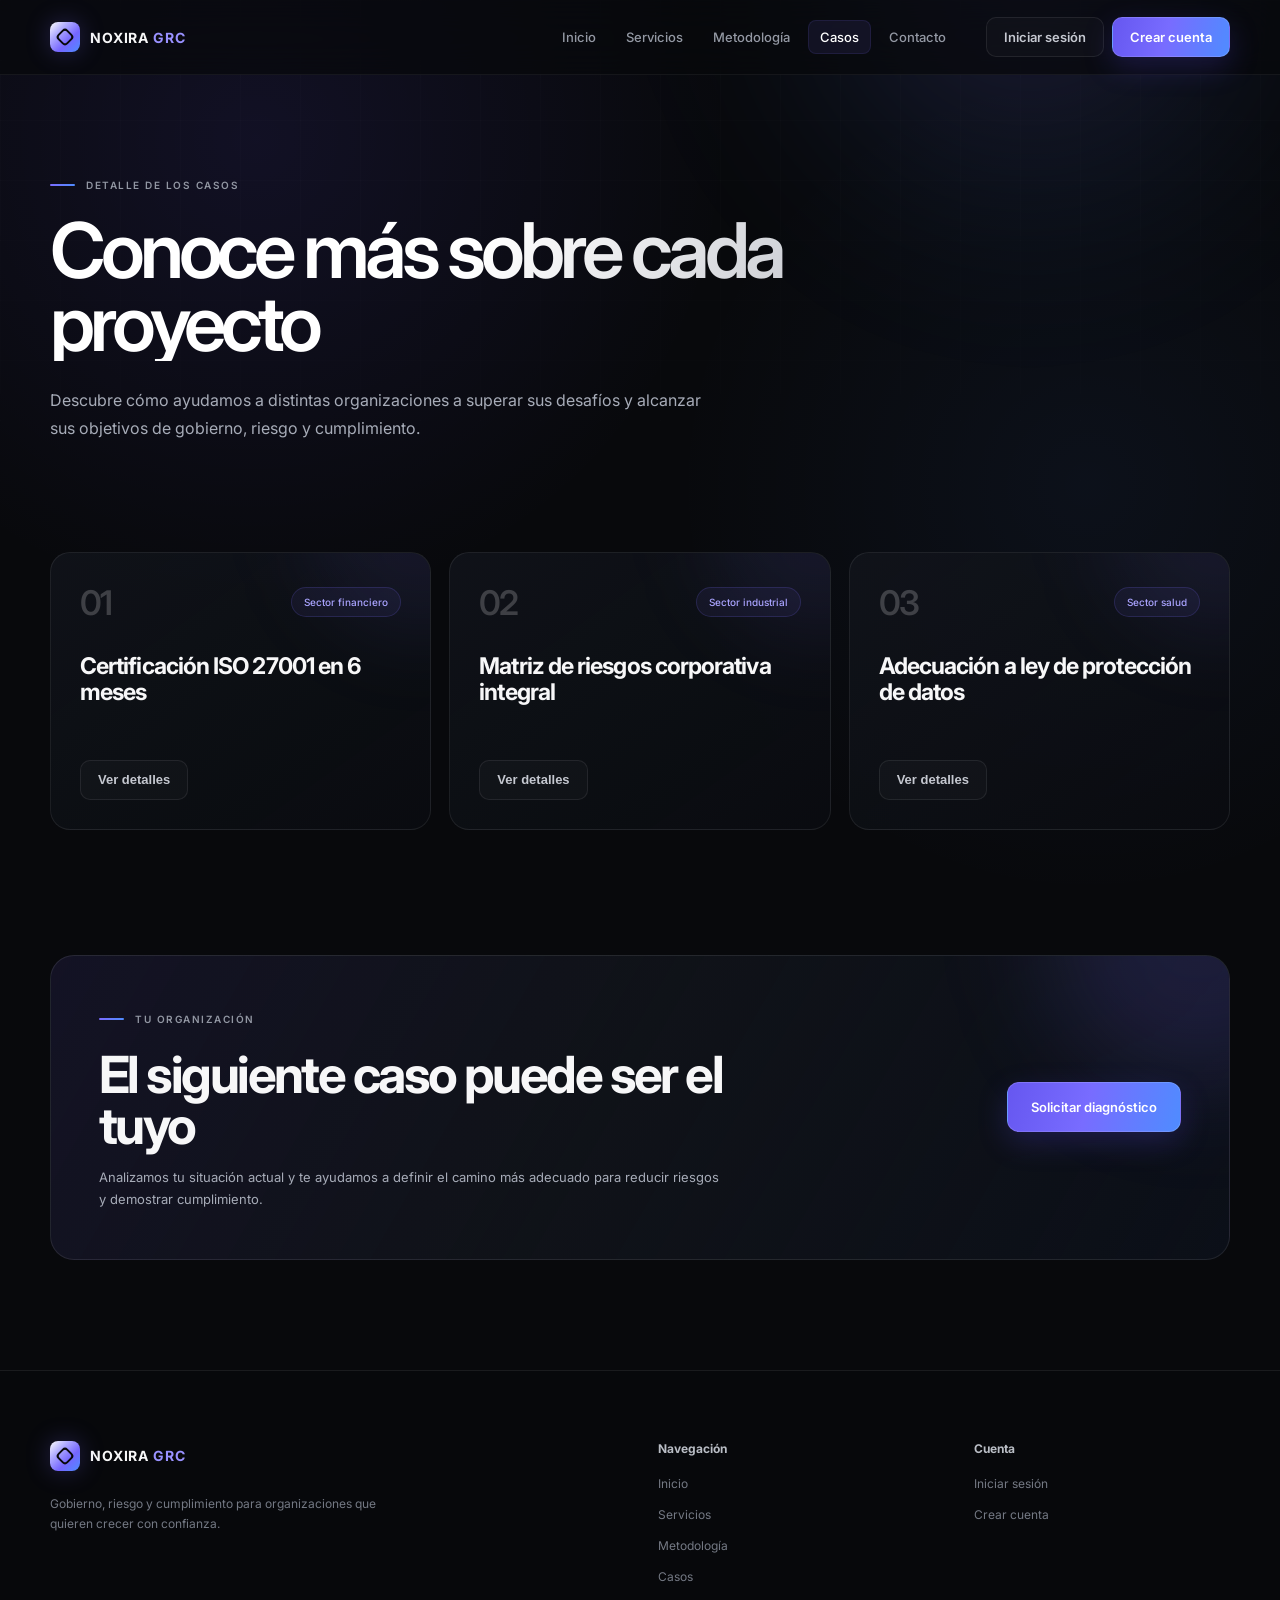
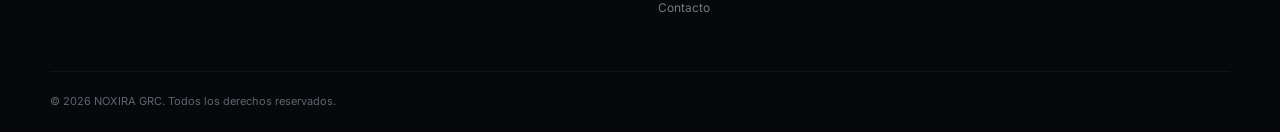
<file: html/casos.html>
<!DOCTYPE html>
<html lang="es">

<head>
  <meta charset="UTF-8">
  <meta name="viewport" content="width=device-width, initial-scale=1">

  <title>Casos | NOXIRA GRC</title>

  <meta
    name="description"
    content="Conoce casos de proyectos de gobierno, riesgo y cumplimiento desarrollados por NOXIRA GRC."
  >

  <meta name="theme-color" content="#08090c">

  <link rel="preconnect" href="https://fonts.googleapis.com">
  <link rel="preconnect" href="https://fonts.gstatic.com" crossorigin>

  <link
    href="https://fonts.googleapis.com/css2?family=Inter:wght@400;500;600;700&display=swap"
    rel="stylesheet"
  >

<link rel="stylesheet" href="../css/casos.css">
<script src="../js/casos.js" defer></script>
</head>


<body>

  <a class="skip-link" href="#contenido">
    Saltar al contenido
  </a>


  <!-- =====================================================
       HEADER
       ===================================================== -->

  <header class="site-header" id="header">

    <nav class="nav container" aria-label="Principal">

      <a
        class="brand"
        href="index.html"
        aria-label="NOXIRA GRC, volver al inicio"
      >
        <span class="brand-mark" aria-hidden="true"></span>

        <span class="brand-name">
          NOXIRA <span>GRC</span>
        </span>
      </a>


      <ul class="nav-links">

        <li>
          <a href="index.html">
            Inicio
          </a>
        </li>

        <li>
          <a href="servicios.html">
            Servicios
          </a>
        </li>

        <li>
          <a href="index.html#metodologia">
            Metodología
          </a>
        </li>

        <li>
          <a href="casos.html" aria-current="page">
            Casos
          </a>
        </li>

        <li>
          <a href="contacto.html">
            Contacto
          </a>
        </li>

      </ul>


      <div class="nav-actions">

        <a
          class="btn btn-ghost"
          href="login.html"
        >
          Iniciar sesión
        </a>

        <a
          class="btn btn-primary"
          href="create.html"
        >
          Crear cuenta
        </a>

      </div>

    </nav>

  </header>


  <!-- =====================================================
       CONTENIDO
       ===================================================== -->

  <main id="contenido">


    <!-- =====================================================
         HERO
         ===================================================== -->

    <section class="page-hero">

      <div class="hero-glow" aria-hidden="true"></div>

      <div class="container">

        <span class="eyebrow">
          DETALLE DE LOS CASOS
        </span>

        <h1>
          Conoce más sobre cada proyecto
        </h1>

        <p class="page-lead">
          Descubre cómo ayudamos a distintas organizaciones
          a superar sus desafíos y alcanzar sus objetivos
          de gobierno, riesgo y cumplimiento.
        </p>

      </div>

    </section>


    <!-- =====================================================
         CASOS
         ===================================================== -->

    <section class="cases-section">

      <div class="container cases-grid">


        <!-- =================================================
             CASO 1
             ================================================= -->

        <article class="case-card case-financeiro">

          <div class="case-top">

            <span class="case-number">
              01
            </span>

            <span class="case-sector">
              Sector financiero
            </span>

          </div>


          <h2>
            Certificación ISO 27001 en 6 meses
          </h2>


          <div class="case-info">

            <section class="case-block">

              <h3>
                Cliente
              </h3>

              <p>
                Empresa del sector financiero con operaciones
                a nivel nacional.
              </p>

            </section>


            <section class="case-block">

              <h3>
                Duración
              </h3>

              <p class="case-highlight">
                6 meses
              </p>

            </section>


            <section class="case-block">

              <h3>
                Objetivo
              </h3>

              <p>
                Implementar un sistema de gestión de seguridad
                de la información (SGSI) y obtener la certificación
                ISO 27001 en el mejor tiempo posible.
              </p>

            </section>


            <section class="case-block">

              <h3>
                Solución
              </h3>

              <ul>
                <li>Diagnóstico de brechas de seguridad</li>
                <li>Implementación de controles y políticas</li>
                <li>Capacitación al personal</li>
                <li>Auditoría interna y externa</li>
              </ul>

            </section>


            <section class="case-block results">

              <h3>
                Resultados
              </h3>

              <ul>
                <li>Certificación ISO 27001 en 6 meses</li>
                <li>Mayor control de la información</li>
                <li>Reducción de riesgos y vulnerabilidades</li>
                <li>
                  Cumplimiento normativo y mejora de la
                  confianza de clientes
                </li>
              </ul>

            </section>

          </div>

        </article>


        <!-- =================================================
             CASO 2
             ================================================= -->

        <article class="case-card case-industrial">

          <div class="case-top">

            <span class="case-number">
              02
            </span>

            <span class="case-sector">
              Sector industrial
            </span>

          </div>


          <h2>
            Matriz de riesgos corporativa integral
          </h2>


          <div class="case-info">

            <section class="case-block">

              <h3>
                Cliente
              </h3>

              <p>
                Empresa del sector industrial.
              </p>

            </section>


            <section class="case-block">

              <h3>
                Duración
              </h3>

              <p class="case-highlight">
                4 meses
              </p>

            </section>


            <section class="case-block">

              <h3>
                Objetivo
              </h3>

              <p>
                Desarrollar una matriz de riesgos que permita
                identificar, evaluar y priorizar los riesgos
                estratégicos, operativos y de cumplimiento
                de la empresa.
              </p>

            </section>


            <section class="case-block">

              <h3>
                Solución
              </h3>

              <ul>
                <li>Análisis del entorno y procesos</li>
                <li>Identificación de riesgos</li>
                <li>
                  Evaluación y priorización
                  (impacto/probabilidad)
                </li>
                <li>Auditoría interna y externa</li>
              </ul>

            </section>


            <section class="case-block results">

              <h3>
                Resultados
              </h3>

              <ul>
                <li>Matriz de riesgos completa y actualizada</li>
                <li>Mejor toma de decisiones</li>
                <li>Mayor control y cumplimiento normativo</li>
                <li>Reducción de incidentes y pérdidas</li>
              </ul>

            </section>

          </div>

        </article>


        <!-- =================================================
             CASO 3
             ================================================= -->

        <article class="case-card case-salud">

          <div class="case-top">

            <span class="case-number">
              03
            </span>

            <span class="case-sector">
              Sector salud
            </span>

          </div>


          <h2>
            Adecuación a ley de protección de datos
          </h2>


          <div class="case-info">

            <section class="case-block">

              <h3>
                Cliente
              </h3>

              <p>
                Empresa del sector salud.
              </p>

            </section>


            <section class="case-block">

              <h3>
                Duración
              </h3>

              <p class="case-highlight">
                3 meses
              </p>

            </section>


            <section class="case-block">

              <h3>
                Objetivo
              </h3>

              <p>
                Implementar medidas de seguridad y procesos
                para cumplir con la normativa de protección
                de datos personales.
              </p>

            </section>


            <section class="case-block">

              <h3>
                Solución
              </h3>

              <ul>
                <li>Revisión de procesos y flujos de datos</li>
                <li>Implementación de controles de acceso</li>
                <li>Capacitación al personal</li>
                <li>Auditoría y validación de cumplimiento</li>
              </ul>

            </section>


            <section class="case-block results">

              <h3>
                Resultados
              </h3>

              <ul>
                <li>Cumplimiento de normativa vigente</li>
                <li>Procesos más seguros</li>
                <li>
                  Mayor confianza de los pacientes y usuarios
                </li>
                <li>Reducción del riesgo de sanciones</li>
              </ul>

            </section>

          </div>

        </article>


      </div>

    </section>


    <!-- =====================================================
         CTA
         ===================================================== -->

    <section class="cta-section">

      <div class="container">

        <div class="cta-card">

          <div>

            <span class="eyebrow">
              TU ORGANIZACIÓN
            </span>

            <h2>
              El siguiente caso puede ser el tuyo
            </h2>

            <p>
              Analizamos tu situación actual y te ayudamos a
              definir el camino más adecuado para reducir riesgos
              y demostrar cumplimiento.
            </p>

          </div>


          <a
            class="btn btn-primary btn-lg"
            href="contacto.html"
          >
            Solicitar diagnóstico
          </a>

        </div>

      </div>

    </section>


  </main>


  <!-- =====================================================
       FOOTER
       ===================================================== -->

  <footer class="site-footer">

    <div class="container footer-grid">


      <div class="footer-brand">

        <a
          class="brand"
          href="index.html"
          aria-label="NOXIRA GRC, volver al inicio"
        >

          <span
            class="brand-mark"
            aria-hidden="true"
          ></span>

          <span class="brand-name">
            NOXIRA <span>GRC</span>
          </span>

        </a>

        <p>
          Gobierno, riesgo y cumplimiento para organizaciones
          que quieren crecer con confianza.
        </p>

      </div>


      <nav aria-label="Secciones">

        <h4>
          Navegación
        </h4>

        <ul>

          <li>
            <a href="index.html">
              Inicio
            </a>
          </li>

          <li>
            <a href="servicios.html">
              Servicios
            </a>
          </li>

          <li>
            <a href="index.html#metodologia">
              Metodología
            </a>
          </li>

          <li>
            <a href="casos.html">
              Casos
            </a>
          </li>

          <li>
            <a href="contacto.html">
              Contacto
            </a>
          </li>

        </ul>

      </nav>


      <nav aria-label="Cuenta">

        <h4>
          Cuenta
        </h4>

        <ul>

          <li>
            <a href="login.html">
              Iniciar sesión
            </a>
          </li>

          <li>
            <a href="create.html">
              Crear cuenta
            </a>
          </li>

        </ul>

      </nav>


    </div>


    <div class="container footer-bottom">

      <p>
        &copy; 2026 NOXIRA GRC.
        Todos los derechos reservados.
      </p>

    </div>

  </footer>


</body>
</html>
</file>
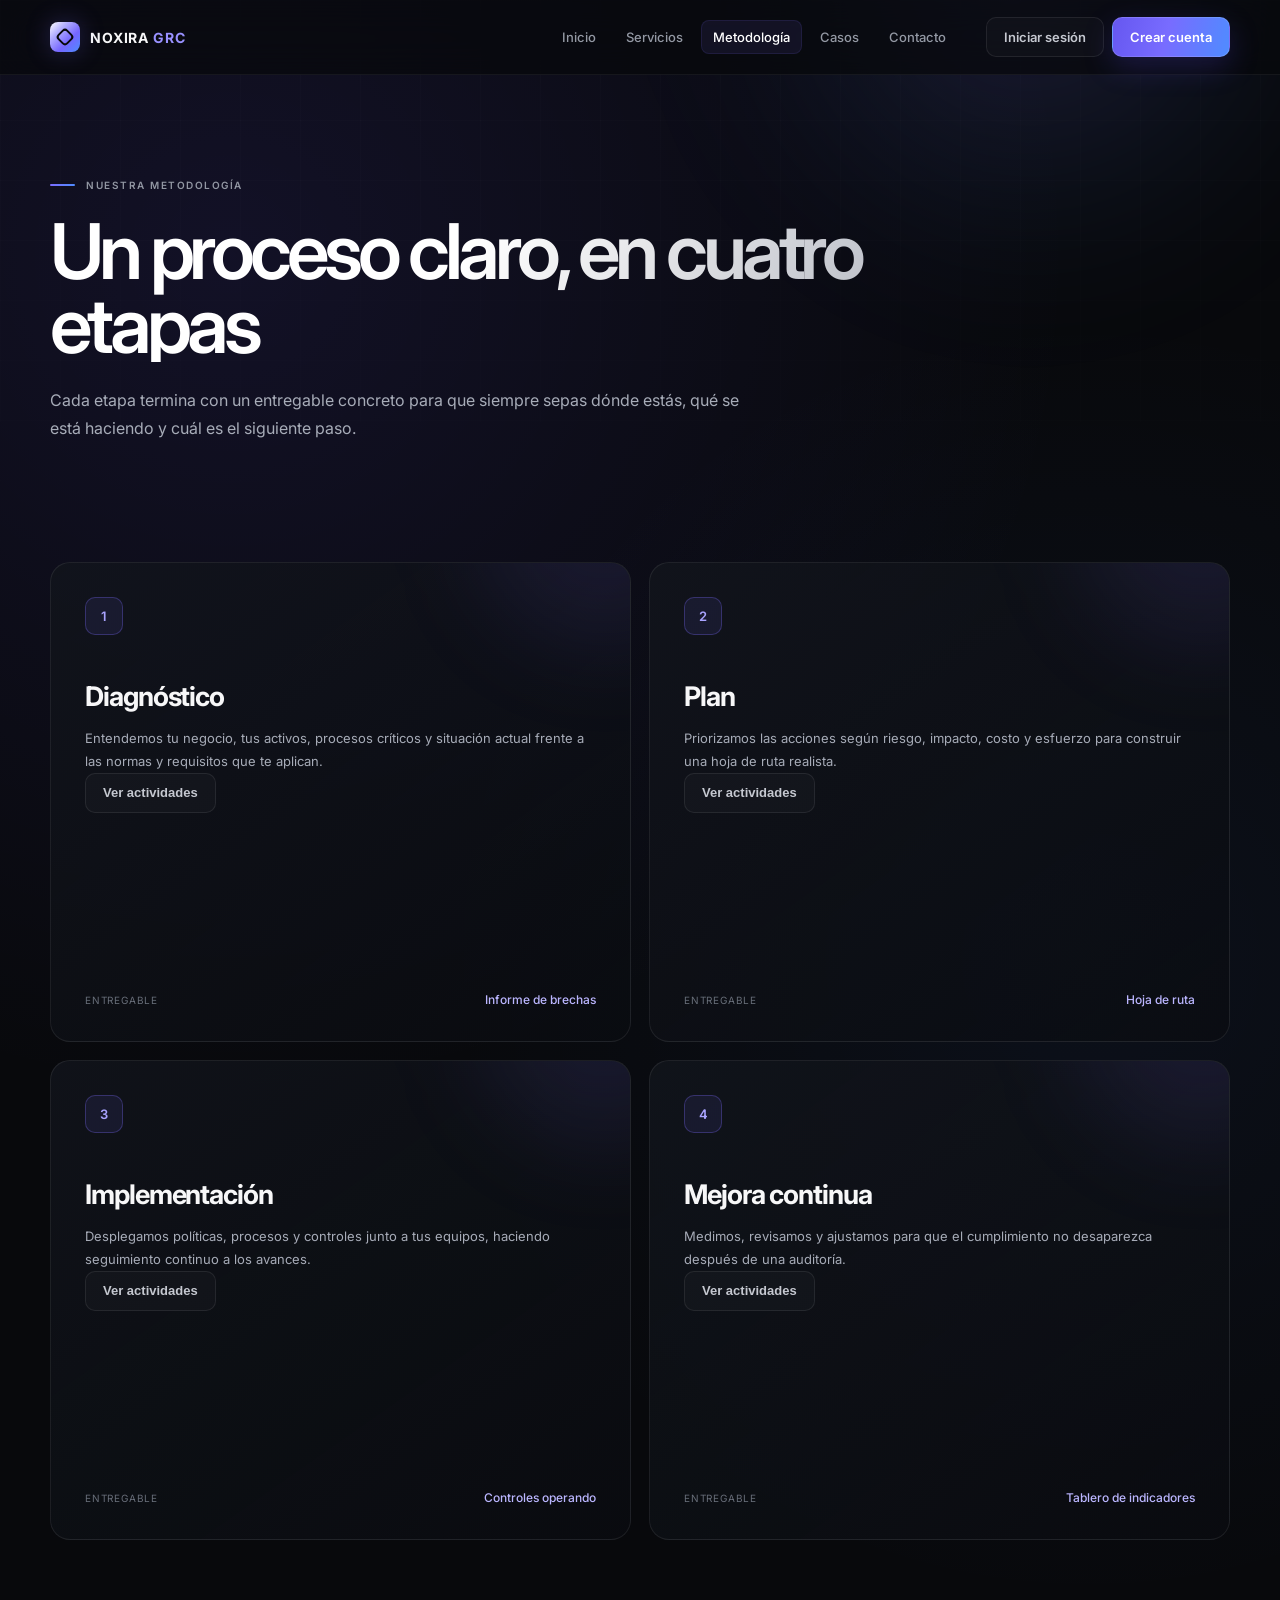
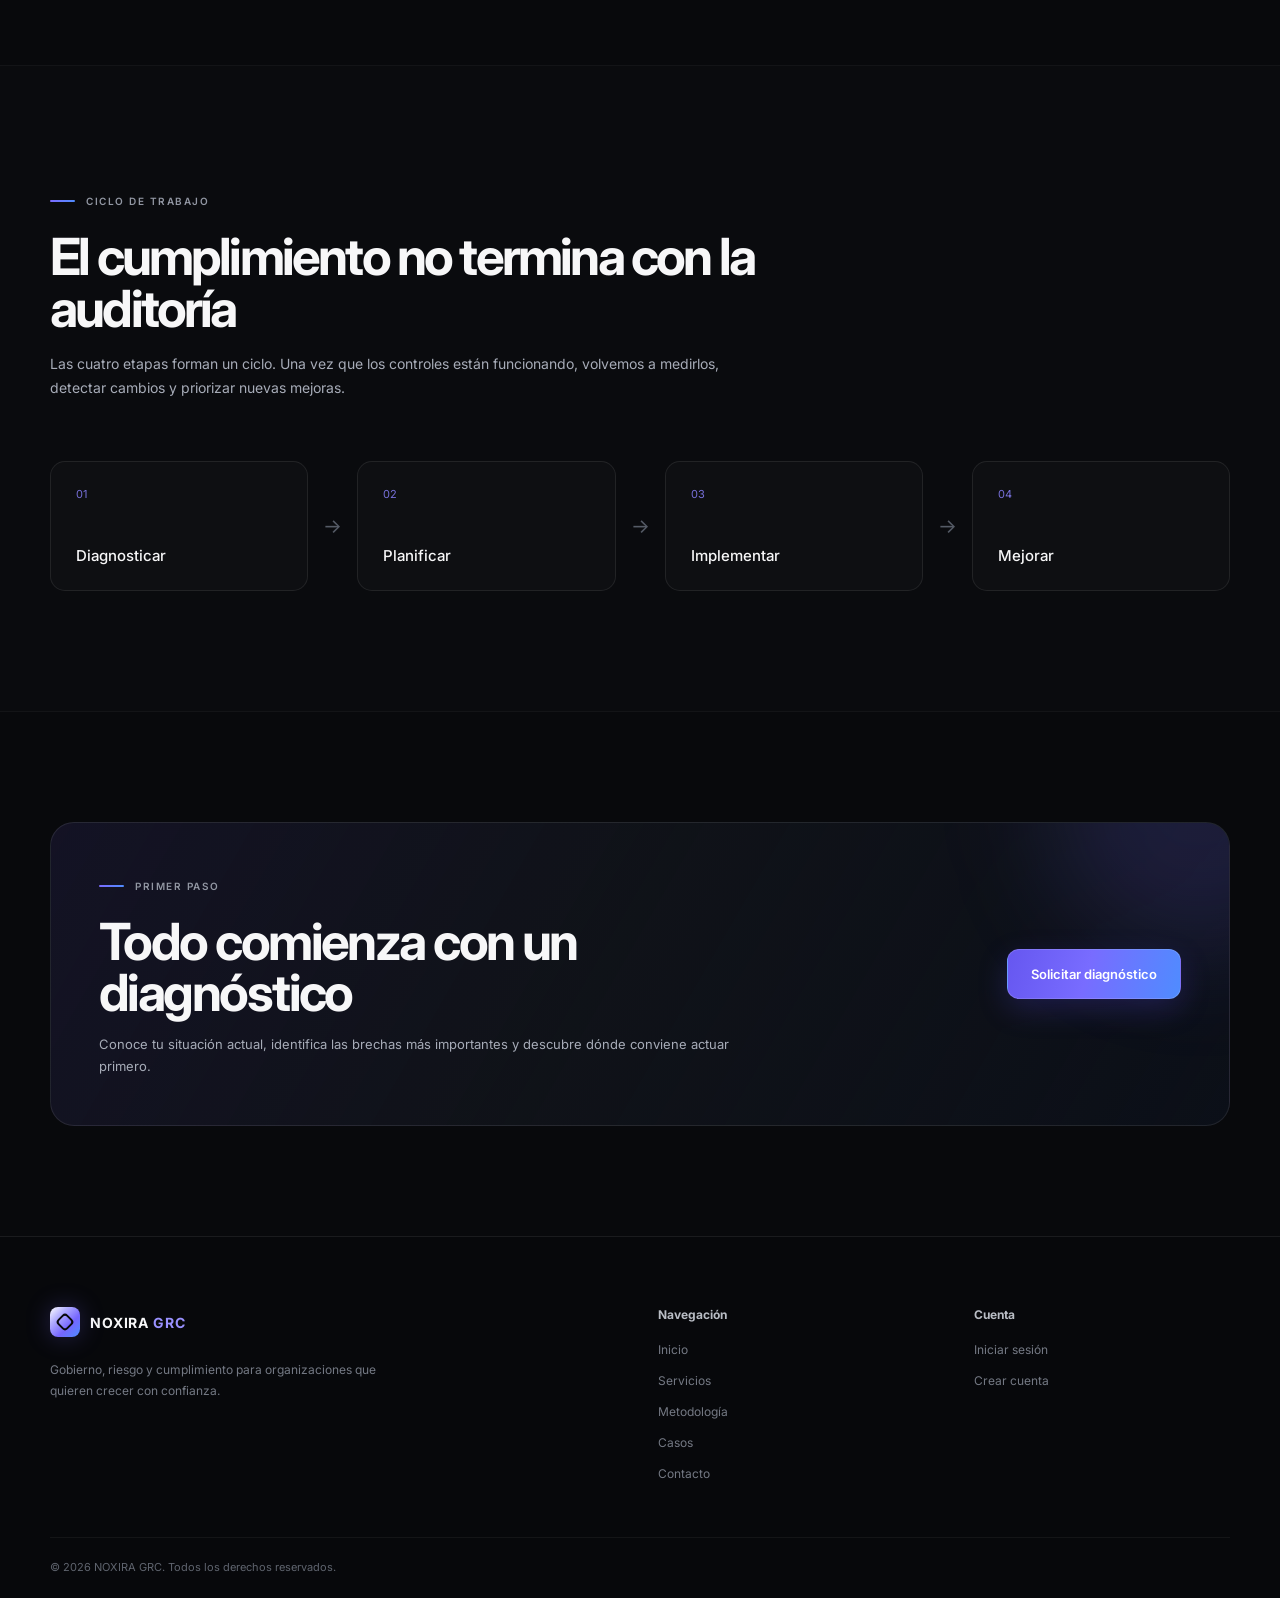
<file: html/metodologia.html>
<!DOCTYPE html>
<html lang="es">

<head>
  <meta charset="UTF-8">
  <meta name="viewport" content="width=device-width, initial-scale=1">

  <title>Metodología | NOXIRA GRC</title>

  <meta
    name="description"
    content="Conoce la metodología de NOXIRA GRC para diagnosticar, planificar, implementar y mejorar continuamente la gestión de riesgos y cumplimiento."
  >

  <meta name="theme-color" content="#08090c">

  <link rel="preconnect" href="https://fonts.googleapis.com">
  <link rel="preconnect" href="https://fonts.gstatic.com" crossorigin>

  <link
    href="https://fonts.googleapis.com/css2?family=Inter:wght@400;500;600;700&display=swap"
    rel="stylesheet"
  >
<link rel="stylesheet" href="../css/metodologia.css">
<script src="../js/metodologia.js" defer></script>
</head>


<body>

  <a class="skip-link" href="#contenido">
    Saltar al contenido
  </a>


  <!-- =========================================
       HEADER
       ========================================= -->

  <header class="site-header" id="header">

    <nav class="nav container" aria-label="Principal">

      <a
        class="brand"
        href="index.html"
        aria-label="NOXIRA GRC, volver al inicio"
      >

        <span class="brand-mark" aria-hidden="true"></span>

        <span class="brand-name">
          NOXIRA <span>GRC</span>
        </span>

      </a>


      <ul class="nav-links">

        <li>
          <a href="index.html">
            Inicio
          </a>
        </li>

        <li>
          <a href="servicios.html">
            Servicios
          </a>
        </li>

        <li>
          <a href="metodologia.html" aria-current="page">
            Metodología
          </a>
        </li>

        <li>
          <a href="casos.html">
            Casos
          </a>
        </li>

        <li>
          <a href="contacto.html">
            Contacto
          </a>
        </li>

      </ul>


      <div class="nav-actions">

        <a
          class="btn btn-ghost"
          href="login.html"
        >
          Iniciar sesión
        </a>

        <a
          class="btn btn-primary"
          href="create.html"
        >
          Crear cuenta
        </a>

      </div>

    </nav>

  </header>


  <!-- =========================================
       CONTENIDO
       ========================================= -->

  <main id="contenido">


    <!-- =========================================
         HERO
         ========================================= -->

    <section class="page-hero">

      <div class="hero-glow" aria-hidden="true"></div>

      <div class="container">

        <span class="eyebrow">
          NUESTRA METODOLOGÍA
        </span>

        <h1>
          Un proceso claro, en cuatro etapas
        </h1>

        <p class="page-lead">
          Cada etapa termina con un entregable concreto para que
          siempre sepas dónde estás, qué se está haciendo y cuál
          es el siguiente paso.
        </p>

      </div>

    </section>


    <!-- =========================================
         LAS 4 ETAPAS
         ========================================= -->

    <section class="process-section">

      <div class="container">

        <div class="steps">


          <!-- 1 -->

          <article class="step">

            <span class="step-number">
              1
            </span>

            <div class="step-content">

              <h2>
                Diagnóstico
              </h2>

              <p>
                Entendemos tu negocio, tus activos, procesos
                críticos y situación actual frente a las normas
                y requisitos que te aplican.
              </p>

            </div>

            <div class="step-detail">

              <span class="detail-label">
                Qué hacemos
              </span>

              <ul>
                <li>Revisión del contexto de la organización</li>
                <li>Identificación de procesos y activos críticos</li>
                <li>Revisión de controles existentes</li>
                <li>Análisis inicial de brechas</li>
              </ul>

            </div>

            <div class="step-output">

              <span>
                Entregable
              </span>

              <strong>
                Informe de brechas
              </strong>

            </div>

          </article>


          <!-- 2 -->

          <article class="step">

            <span class="step-number">
              2
            </span>

            <div class="step-content">

              <h2>
                Plan
              </h2>

              <p>
                Priorizamos las acciones según riesgo, impacto,
                costo y esfuerzo para construir una hoja de ruta
                realista.
              </p>

            </div>

            <div class="step-detail">

              <span class="detail-label">
                Qué hacemos
              </span>

              <ul>
                <li>Priorización de riesgos y brechas</li>
                <li>Definición de acciones correctivas</li>
                <li>Asignación de responsables</li>
                <li>Definición de fechas y prioridades</li>
              </ul>

            </div>

            <div class="step-output">

              <span>
                Entregable
              </span>

              <strong>
                Hoja de ruta
              </strong>

            </div>

          </article>


          <!-- 3 -->

          <article class="step">

            <span class="step-number">
              3
            </span>

            <div class="step-content">

              <h2>
                Implementación
              </h2>

              <p>
                Desplegamos políticas, procesos y controles junto
                a tus equipos, haciendo seguimiento continuo a los
                avances.
              </p>

            </div>

            <div class="step-detail">

              <span class="detail-label">
                Qué hacemos
              </span>

              <ul>
                <li>Implementación de políticas</li>
                <li>Despliegue de controles</li>
                <li>Capacitación de responsables</li>
                <li>Seguimiento periódico de avances</li>
              </ul>

            </div>

            <div class="step-output">

              <span>
                Entregable
              </span>

              <strong>
                Controles operando
              </strong>

            </div>

          </article>


          <!-- 4 -->

          <article class="step">

            <span class="step-number">
              4
            </span>

            <div class="step-content">

              <h2>
                Mejora continua
              </h2>

              <p>
                Medimos, revisamos y ajustamos para que el
                cumplimiento no desaparezca después de una
                auditoría.
              </p>

            </div>

            <div class="step-detail">

              <span class="detail-label">
                Qué hacemos
              </span>

              <ul>
                <li>Medición de indicadores</li>
                <li>Revisión periódica de controles</li>
                <li>Seguimiento de hallazgos</li>
                <li>Actualización del plan de mejora</li>
              </ul>

            </div>

            <div class="step-output">

              <span>
                Entregable
              </span>

              <strong>
                Tablero de indicadores
              </strong>

            </div>

          </article>


        </div>

      </div>

    </section>


    <!-- =========================================
         FLUJO
         ========================================= -->

    <section class="flow-section">

      <div class="container">

        <div class="section-head">

          <span class="eyebrow">
            CICLO DE TRABAJO
          </span>

          <h2>
            El cumplimiento no termina con la auditoría
          </h2>

          <p>
            Las cuatro etapas forman un ciclo. Una vez que los
            controles están funcionando, volvemos a medirlos,
            detectar cambios y priorizar nuevas mejoras.
          </p>

        </div>


        <div class="flow">

          <div class="flow-item">
            <span>01</span>
            <strong>Diagnosticar</strong>
          </div>

          <div class="flow-arrow">
            →
          </div>

          <div class="flow-item">
            <span>02</span>
            <strong>Planificar</strong>
          </div>

          <div class="flow-arrow">
            →
          </div>

          <div class="flow-item">
            <span>03</span>
            <strong>Implementar</strong>
          </div>

          <div class="flow-arrow">
            →
          </div>

          <div class="flow-item">
            <span>04</span>
            <strong>Mejorar</strong>
          </div>

        </div>

      </div>

    </section>


    <!-- =========================================
         CTA
         ========================================= -->

    <section class="cta-section">

      <div class="container">

        <div class="cta-card">

          <div>

            <span class="eyebrow">
              PRIMER PASO
            </span>

            <h2>
              Todo comienza con un diagnóstico
            </h2>

            <p>
              Conoce tu situación actual, identifica las brechas
              más importantes y descubre dónde conviene actuar
              primero.
            </p>

          </div>


          <a
            class="btn btn-primary btn-lg"
            href="contacto.html"
          >
            Solicitar diagnóstico
          </a>

        </div>

      </div>

    </section>


  </main>


  <!-- =========================================
       FOOTER
       ========================================= -->

  <footer class="site-footer">

    <div class="container footer-grid">


      <div class="footer-brand">

        <a
          class="brand"
          href="index.html"
        >

          <span class="brand-mark"></span>

          <span class="brand-name">
            NOXIRA <span>GRC</span>
          </span>

        </a>

        <p>
          Gobierno, riesgo y cumplimiento para organizaciones
          que quieren crecer con confianza.
        </p>

      </div>


      <nav aria-label="Secciones">

        <h4>
          Navegación
        </h4>

        <ul>

          <li>
            <a href="index.html">
              Inicio
            </a>
          </li>

          <li>
            <a href="servicios.html">
              Servicios
            </a>
          </li>

          <li>
            <a href="metodologia.html">
              Metodología
            </a>
          </li>

          <li>
            <a href="casos.html">
              Casos
            </a>
          </li>

          <li>
            <a href="contacto.html">
              Contacto
            </a>
          </li>

        </ul>

      </nav>


      <nav aria-label="Cuenta">

        <h4>
          Cuenta
        </h4>

        <ul>

          <li>
            <a href="login.html">
              Iniciar sesión
            </a>
          </li>

          <li>
            <a href="create.html">
              Crear cuenta
            </a>
          </li>

        </ul>

      </nav>


    </div>


    <div class="container footer-bottom">

      <p>
        &copy; 2026 NOXIRA GRC.
        Todos los derechos reservados.
      </p>

    </div>

  </footer>

</body>

</html>
</file>
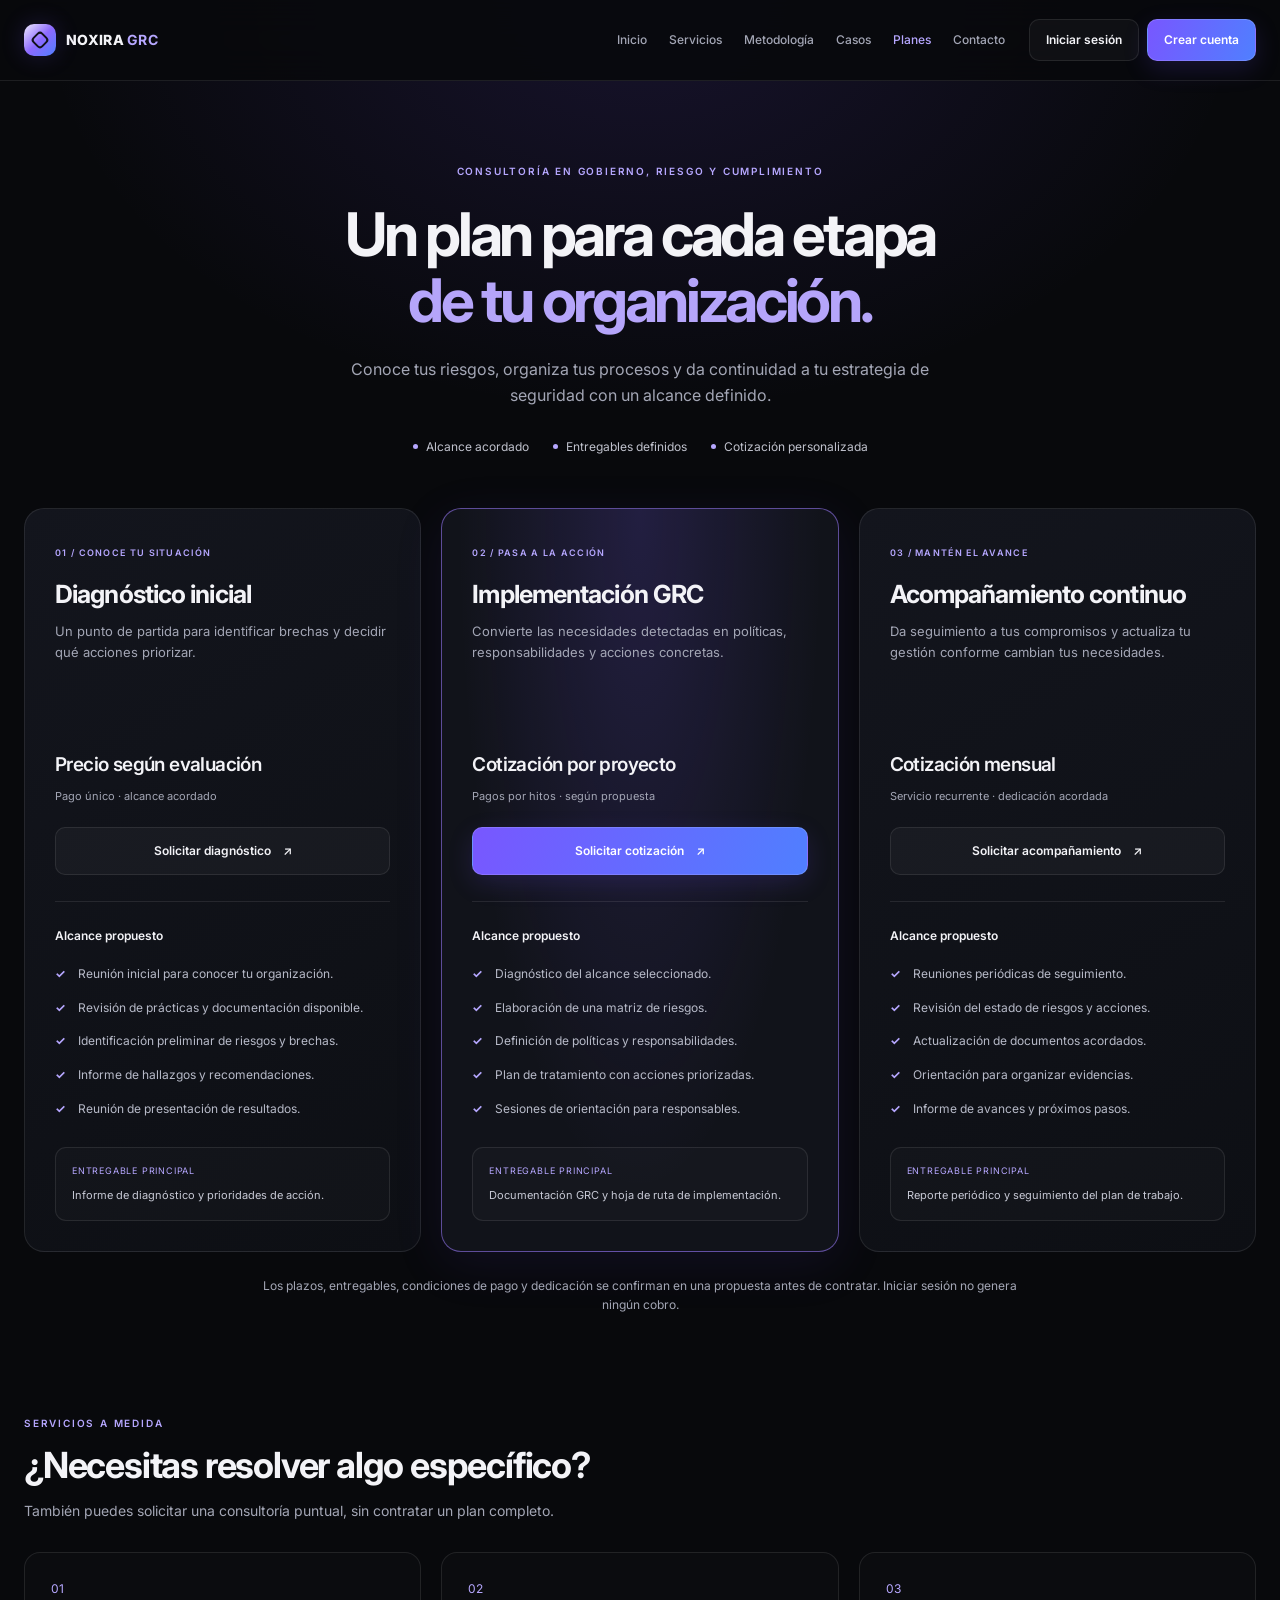
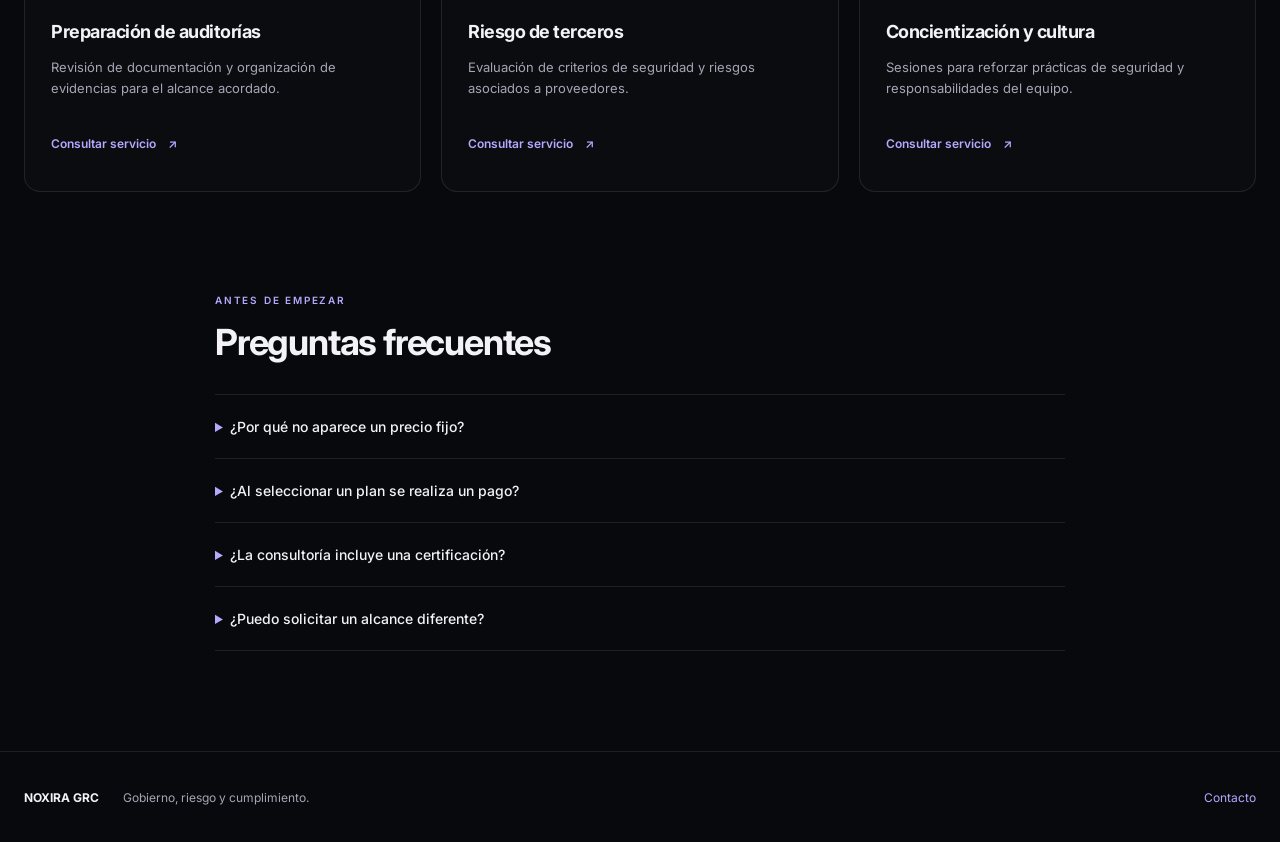
<file: html/planes.html>
<!DOCTYPE html>
<html lang="es">
    <script src="../js/planes.js" defer></script>

<head>
  <meta charset="UTF-8">
  <meta name="viewport" content="width=device-width, initial-scale=1">

  <title>Planes de consultoría | NOXIRA GRC</title>

  <meta
    name="description"
    content="Explora los planes de diagnóstico, implementación y acompañamiento de NOXIRA GRC."
  >
  <meta name="theme-color" content="#08090c">

  <link rel="preconnect" href="https://fonts.googleapis.com">
  <link rel="preconnect" href="https://fonts.gstatic.com" crossorigin>

  <link
    href="https://fonts.googleapis.com/css2?family=Inter:wght@400;500;600;700;800&display=swap"
    rel="stylesheet"
  >

  <link rel="stylesheet" href="../css/planes.css">
</head>

<body>

  <header class="site-header">
    <nav class="nav container" aria-label="Navegación principal">

      <a class="brand" href="index.html" aria-label="NOXIRA GRC, inicio">
        <span class="brand-mark" aria-hidden="true"></span>
        <span>NOXIRA <strong>GRC</strong></span>
      </a>

      <ul class="nav-links">
        <li><a href="index.html">Inicio</a></li>
        <li><a href="servicios.html">Servicios</a></li>
        <li><a href="metodologia.html">Metodología</a></li>
        <li><a href="casos.html">Casos</a></li>
        <li><a href="planes.html" aria-current="page">Planes</a></li>
        <li><a href="contacto.html">Contacto</a></li>
      </ul>

      <div class="nav-actions">
        <a class="button button-secondary" href="login.html">
          Iniciar sesión
        </a>
        <a class="button button-primary" href="create.html">
          Crear cuenta
        </a>
      </div>

    </nav>
  </header>

  <main>

    <section class="hero container" aria-labelledby="planes-title">
      <span class="eyebrow">CONSULTORÍA EN GOBIERNO, RIESGO Y CUMPLIMIENTO</span>

      <h1 id="planes-title">
        Un plan para cada etapa<br>
        <span>de tu organización.</span>
      </h1>

      <p>
        Conoce tus riesgos, organiza tus procesos y da continuidad
        a tu estrategia de seguridad con un alcance definido.
      </p>

      <div class="hero-details" aria-label="Características de los planes">
        <span>Alcance acordado</span>
        <span>Entregables definidos</span>
        <span>Cotización personalizada</span>
      </div>
    </section>

    <section class="plans-section container" aria-label="Planes disponibles">

      <div class="plans-grid">

        <!-- DIAGNÓSTICO -->
        <article class="plan-card">
          <div class="plan-heading">
            <span class="plan-number">01 / CONOCE TU SITUACIÓN</span>
            <h2>Diagnóstico inicial</h2>
            <p>
              Un punto de partida para identificar brechas y decidir
              qué acciones priorizar.
            </p>
          </div>

          <div class="plan-price">
            <strong>Precio según evaluación</strong>
            <span>Pago único · alcance acordado</span>
          </div>

          <a class="button button-secondary plan-button" href="login.html">
            Solicitar diagnóstico <span aria-hidden="true">↗</span>
          </a>

          <div class="plan-includes">
            <h3>Alcance propuesto</h3>
            <ul class="feature-list">
              <li>Reunión inicial para conocer tu organización.</li>
              <li>Revisión de prácticas y documentación disponible.</li>
              <li>Identificación preliminar de riesgos y brechas.</li>
              <li>Informe de hallazgos y recomendaciones.</li>
              <li>Reunión de presentación de resultados.</li>
            </ul>
          </div>

          <p class="plan-deliverable">
            <span>ENTREGABLE PRINCIPAL</span>
            Informe de diagnóstico y prioridades de acción.
          </p>
        </article>

        <!-- IMPLEMENTACIÓN -->
        <article class="plan-card plan-featured">
          <div class="plan-heading">
            <span class="plan-number">02 / PASA A LA ACCIÓN</span>
            <h2>Implementación GRC</h2>
            <p>
              Convierte las necesidades detectadas en políticas,
              responsabilidades y acciones concretas.
            </p>
          </div>

          <div class="plan-price">
            <strong>Cotización por proyecto</strong>
            <span>Pagos por hitos · según propuesta</span>
          </div>

          <a class="button button-primary plan-button" href="login.html">
            Solicitar cotización <span aria-hidden="true">↗</span>
          </a>

          <div class="plan-includes">
            <h3>Alcance propuesto</h3>
            <ul class="feature-list">
              <li>Diagnóstico del alcance seleccionado.</li>
              <li>Elaboración de una matriz de riesgos.</li>
              <li>Definición de políticas y responsabilidades.</li>
              <li>Plan de tratamiento con acciones priorizadas.</li>
              <li>Sesiones de orientación para responsables.</li>
            </ul>
          </div>

          <p class="plan-deliverable">
            <span>ENTREGABLE PRINCIPAL</span>
            Documentación GRC y hoja de ruta de implementación.
          </p>
        </article>

        <!-- ACOMPAÑAMIENTO -->
        <article class="plan-card">
          <div class="plan-heading">
            <span class="plan-number">03 / MANTÉN EL AVANCE</span>
            <h2>Acompañamiento continuo</h2>
            <p>
              Da seguimiento a tus compromisos y actualiza tu gestión
              conforme cambian tus necesidades.
            </p>
          </div>

          <div class="plan-price">
            <strong>Cotización mensual</strong>
            <span>Servicio recurrente · dedicación acordada</span>
          </div>

          <a class="button button-secondary plan-button" href="login.html">
            Solicitar acompañamiento <span aria-hidden="true">↗</span>
          </a>

          <div class="plan-includes">
            <h3>Alcance propuesto</h3>
            <ul class="feature-list">
              <li>Reuniones periódicas de seguimiento.</li>
              <li>Revisión del estado de riesgos y acciones.</li>
              <li>Actualización de documentos acordados.</li>
              <li>Orientación para organizar evidencias.</li>
              <li>Informe de avances y próximos pasos.</li>
            </ul>
          </div>

          <p class="plan-deliverable">
            <span>ENTREGABLE PRINCIPAL</span>
            Reporte periódico y seguimiento del plan de trabajo.
          </p>
        </article>

      </div>

      <p class="plans-note">
        Los plazos, entregables, condiciones de pago y dedicación se
        confirman en una propuesta antes de contratar. Iniciar sesión
        no genera ningún cobro.
      </p>
    </section>

    <!-- SERVICIOS ESPECÍFICOS -->
    <section class="custom-section container" aria-labelledby="custom-title">
      <div class="section-heading">
        <span class="eyebrow">SERVICIOS A MEDIDA</span>
        <h2 id="custom-title">¿Necesitas resolver algo específico?</h2>
        <p>
          También puedes solicitar una consultoría puntual,
          sin contratar un plan completo.
        </p>
      </div>

      <div class="services-grid">
        <article class="service-card">
          <span class="service-index">01</span>
          <h3>Preparación de auditorías</h3>
          <p>
            Revisión de documentación y organización de evidencias
            para el alcance acordado.
          </p>
          <a href="login.html">
            Consultar servicio <span aria-hidden="true">↗</span>
          </a>
        </article>

        <article class="service-card">
          <span class="service-index">02</span>
          <h3>Riesgo de terceros</h3>
          <p>
            Evaluación de criterios de seguridad y riesgos asociados
            a proveedores.
          </p>
          <a href="login.html">
            Consultar servicio <span aria-hidden="true">↗</span>
          </a>
        </article>

        <article class="service-card">
          <span class="service-index">03</span>
          <h3>Concientización y cultura</h3>
          <p>
            Sesiones para reforzar prácticas de seguridad y
            responsabilidades del equipo.
          </p>
          <a href="login.html">
            Consultar servicio <span aria-hidden="true">↗</span>
          </a>
        </article>
      </div>
    </section>

    <!-- PREGUNTAS FRECUENTES -->
    <section class="faq-section container" aria-labelledby="faq-title">
      <div class="section-heading">
        <span class="eyebrow">ANTES DE EMPEZAR</span>
        <h2 id="faq-title">Preguntas frecuentes</h2>
      </div>

      <div class="faq-list">
        <details>
          <summary>¿Por qué no aparece un precio fijo?</summary>
          <p>
            El importe depende del tamaño de la organización, el alcance,
            la documentación disponible y la dedicación requerida.
            Estos puntos se definen en una cotización.
          </p>
        </details>

        <details>
          <summary>¿Al seleccionar un plan se realiza un pago?</summary>
          <p>
            No. Los botones te llevan a iniciar sesión. No se realiza
            ningún cobro ni se confirma una contratación desde esta página.
          </p>
        </details>

        <details>
          <summary>¿La consultoría incluye una certificación?</summary>
          <p>
            No. El acompañamiento puede ayudar a preparar procesos y
            evidencias, pero una certificación requiere la evaluación
            independiente de la entidad correspondiente.
          </p>
        </details>

        <details>
          <summary>¿Puedo solicitar un alcance diferente?</summary>
          <p>
            Sí. Puedes plantear tus necesidades para definir una
            propuesta específica con sus entregables y condiciones.
          </p>
        </details>
      </div>
    </section>

  </main>

  <footer class="site-footer">
    <div class="container footer-inner">
      <span>NOXIRA GRC</span>
      <p>Gobierno, riesgo y cumplimiento.</p>
      <a href="contacto.html">Contacto</a>
    </div>
  </footer>

</body>
</html>
</file>
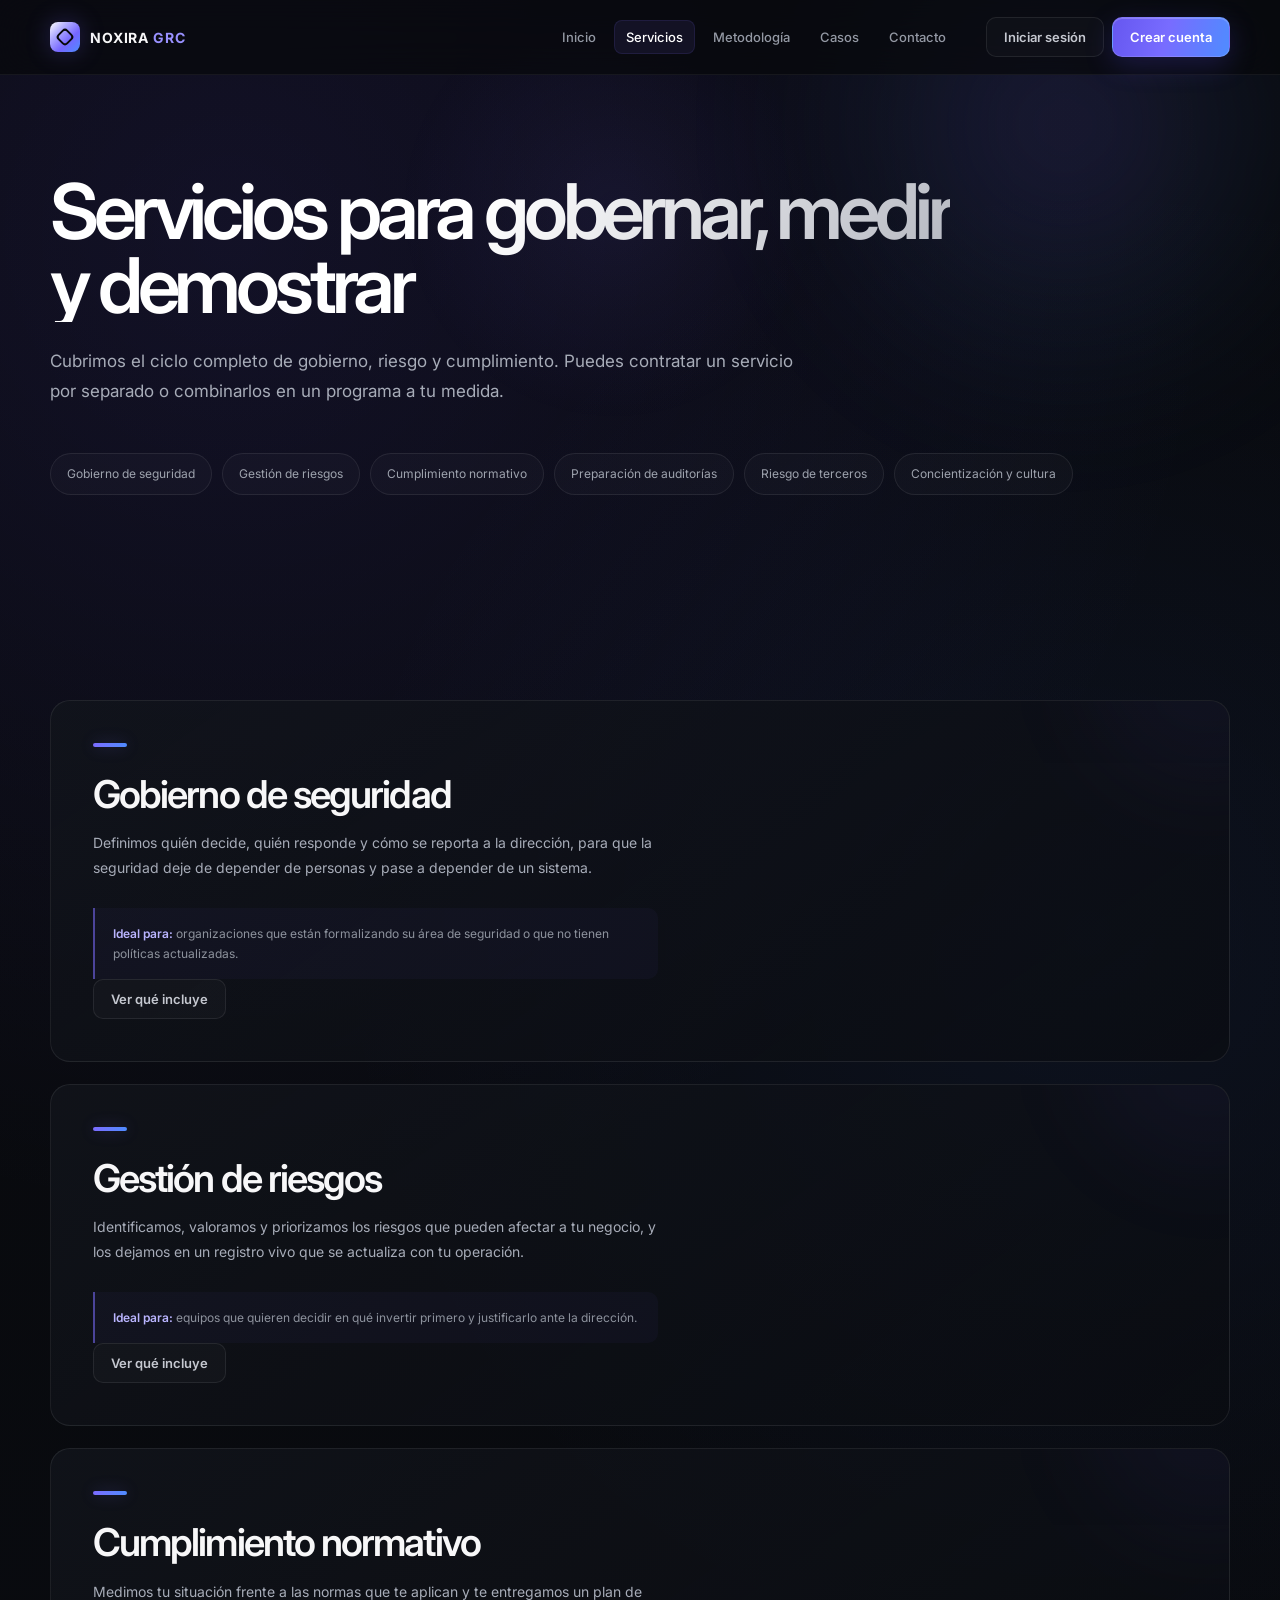
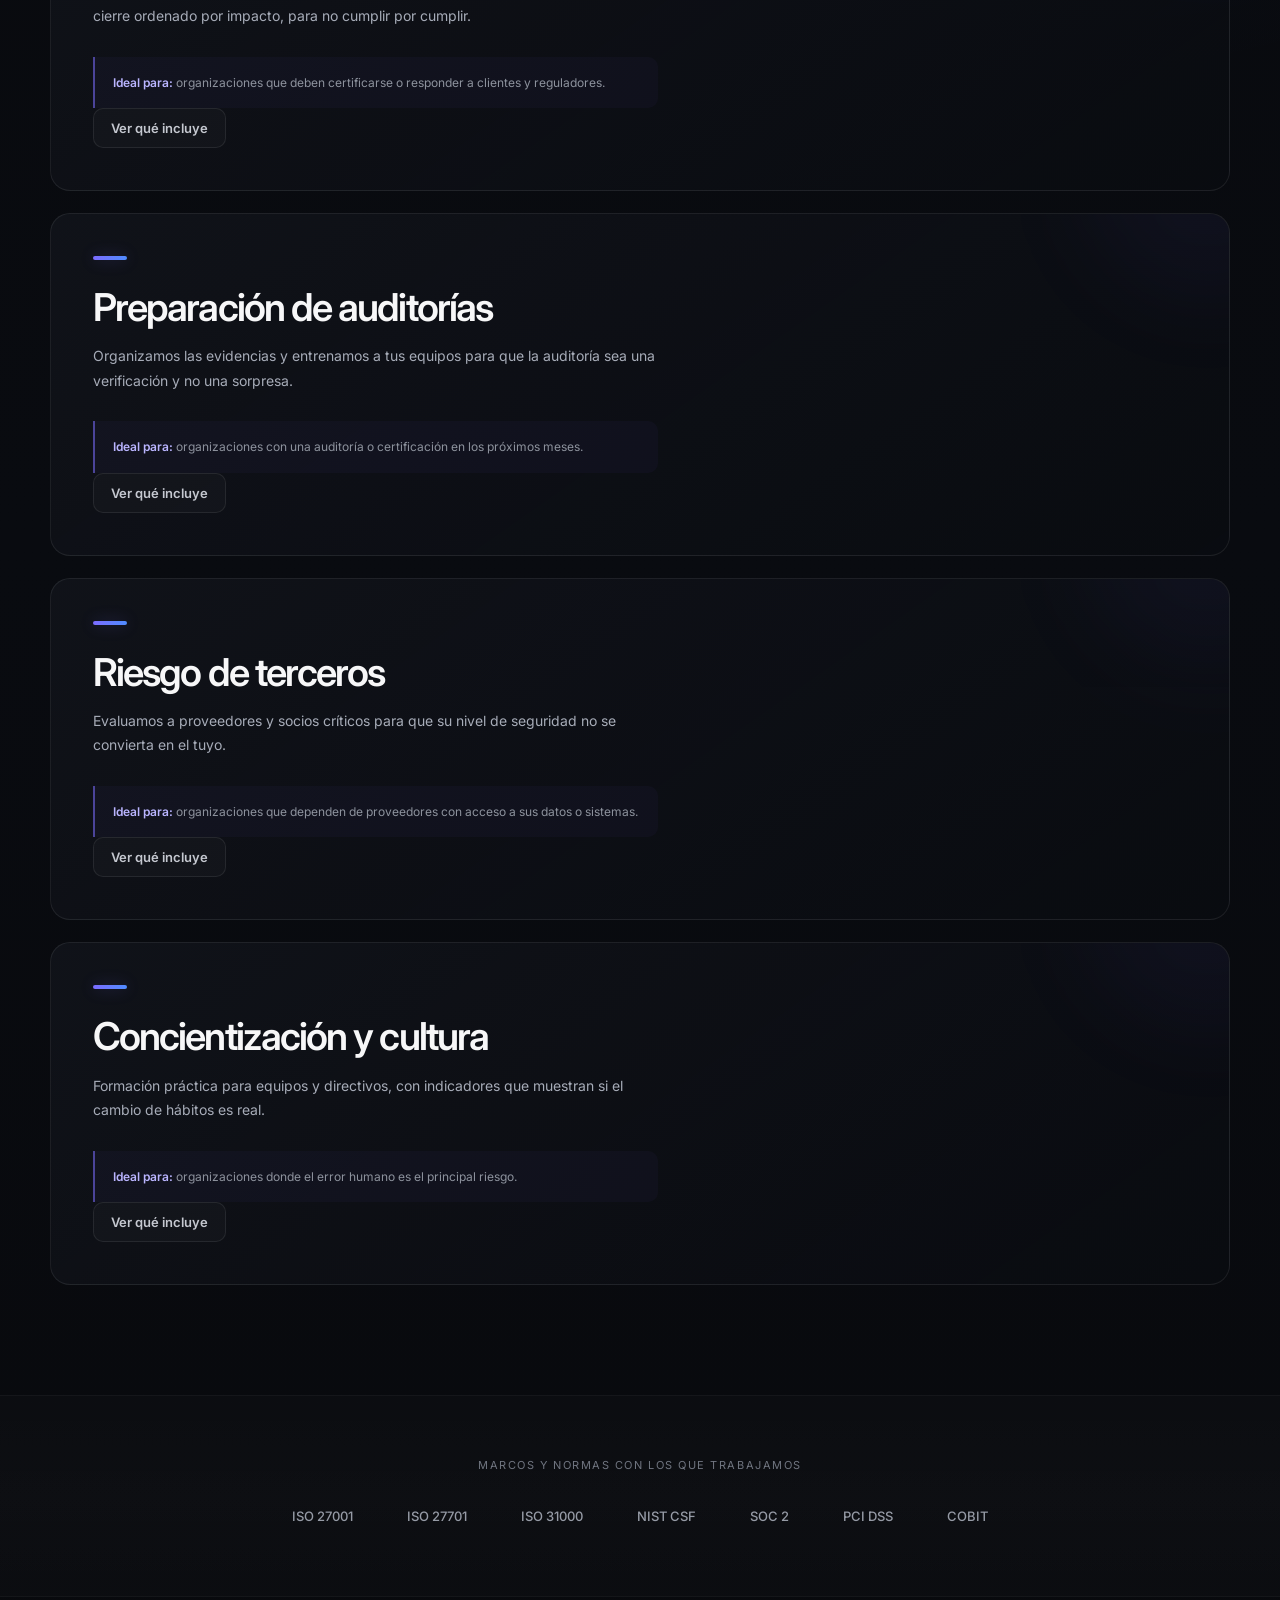
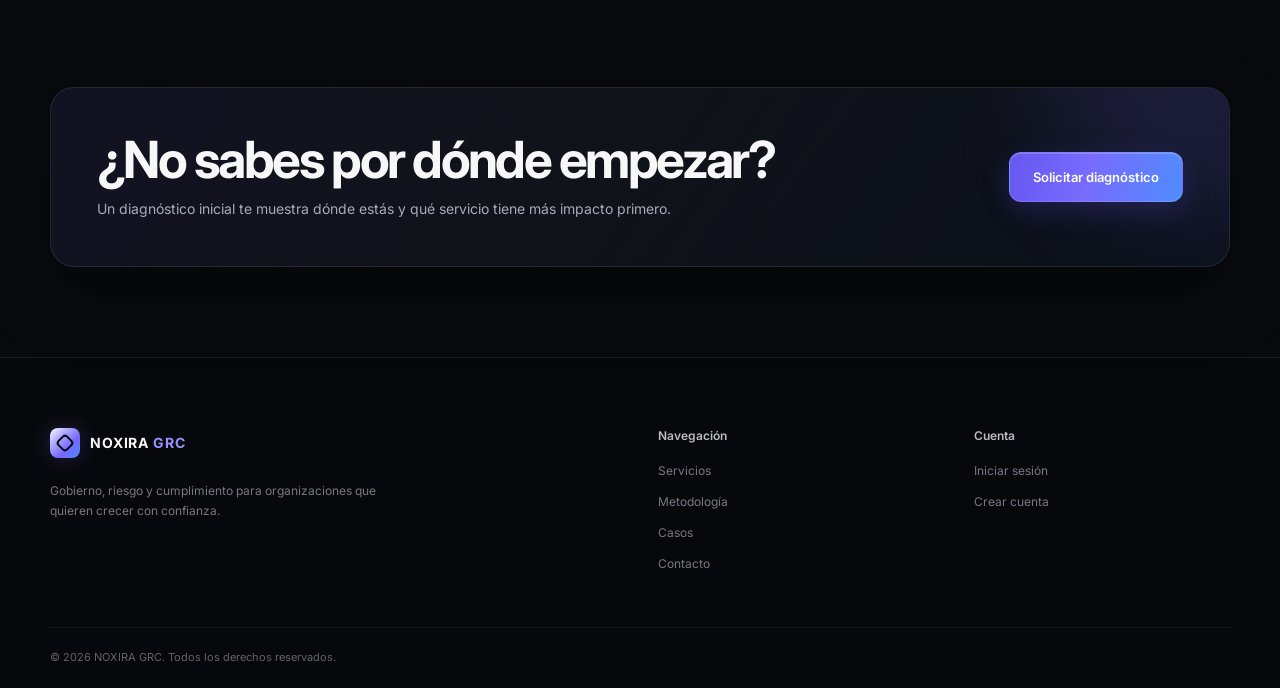
<file: html/servicios.html>
<!DOCTYPE html>
<html lang="es">
<head>
  <meta charset="UTF-8">
  <meta name="viewport" content="width=device-width, initial-scale=1">
  <title>Servicios | NOXIRA GRC</title>
  <meta name="description" content="Servicios de gobierno, riesgo y cumplimiento de NOXIRA GRC: diagnóstico, gestión de riesgos, cumplimiento normativo y preparación de auditorías.">
  <meta name="theme-color" content="#08090c">
  <link rel="preconnect" href="https://fonts.googleapis.com">
  <link rel="preconnect" href="https://fonts.gstatic.com" crossorigin>
  <link href="https://fonts.googleapis.com/css2?family=Inter:wght@400;500;600;700&display=swap" rel="stylesheet">
<link rel="stylesheet" href="../css/servicios.css">
<script src="../js/servicios.js" defer></script>
</head>
<body>
  <a class="skip-link" href="#contenido">Saltar al contenido</a>

  <!-- ============ NAVEGACIÓN ============ -->
  <header class="site-header" id="header">
    <nav class="nav container" aria-label="Principal">
      <a class="brand" href="index.html" aria-label="NOXIRA GRC, ir al inicio">
        <span class="brand-mark" aria-hidden="true"></span>
        <span class="brand-name">NOXIRA <span>GRC</span></span>
      </a>

      <ul class="nav-links" id="nav-links">
        <li><a href="index.html">Inicio</a></li>
        <li><a href="servicios.html" aria-current="page">Servicios</a></li>
        <li><a href="index.html#metodologia">Metodología</a></li>
        <li><a href="index.html#casos">Casos</a></li>
        <li><a href="contacto.html">Contacto</a></li>
      </ul>

      <div class="nav-actions">
        <a class="btn btn-ghost" href="login.html">Iniciar sesión</a>
        <a class="btn btn-primary" href="create.html">Crear cuenta</a>
      </div>

      <button class="nav-toggle" type="button" aria-label="Abrir menú" aria-expanded="false" aria-controls="nav-links">
        <span></span><span></span><span></span>
      </button>
    </nav>
  </header>

  <main id="contenido">

    <!-- ============ ENCABEZADO DE PÁGINA ============ -->
    <section class="page-hero">
      <div class="hero-glow" aria-hidden="true"></div>
      <div class="container">
        <h1>Servicios para gobernar, medir y demostrar</h1>
        <p class="page-lead">
          Cubrimos el ciclo completo de gobierno, riesgo y cumplimiento. Puedes contratar un servicio por separado
          o combinarlos en un programa a tu medida.
        </p>

        <!-- Índice rápido -->
        <nav class="service-index" aria-label="Ir a un servicio">
          <ul>
            <li><a href="#gobierno">Gobierno de seguridad</a></li>
            <li><a href="#riesgos">Gestión de riesgos</a></li>
            <li><a href="#cumplimiento">Cumplimiento normativo</a></li>
            <li><a href="#auditorias">Preparación de auditorías</a></li>
            <li><a href="#terceros">Riesgo de terceros</a></li>
            <li><a href="#cultura">Concientización y cultura</a></li>
          </ul>
        </nav>
      </div>
    </section>

    <!-- ============ DETALLE DE SERVICIOS ============ -->
    <section class="section">
      <div class="container service-list">

        <article class="service" id="gobierno">
          <div class="service-main">
            <h2>Gobierno de seguridad</h2>
            <p>
              Definimos quién decide, quién responde y cómo se reporta a la dirección, para que la seguridad
              deje de depender de personas y pase a depender de un sistema.
            </p>
            <p class="service-for"><strong>Ideal para:</strong> organizaciones que están formalizando su área de seguridad o que no tienen políticas actualizadas.</p>
          </div>
          <div class="service-detail">
            <h3>Qué incluye</h3>
            <ul>
              <li>Política general y políticas específicas de seguridad</li>
              <li>Roles, responsabilidades y comité de seguridad</li>
              <li>Indicadores y reportes para la dirección</li>
              <li>Calendario anual de revisiones</li>
            </ul>
            <p class="service-output"><strong>Entregable:</strong> marco de gobierno aprobado y listo para operar.</p>
          </div>
        </article>

        <article class="service" id="riesgos">
          <div class="service-main">
            <h2>Gestión de riesgos</h2>
            <p>
              Identificamos, valoramos y priorizamos los riesgos que pueden afectar a tu negocio, y los dejamos en
              un registro vivo que se actualiza con tu operación.
            </p>
            <p class="service-for"><strong>Ideal para:</strong> equipos que quieren decidir en qué invertir primero y justificarlo ante la dirección.</p>
          </div>
          <div class="service-detail">
            <h3>Qué incluye</h3>
            <ul>
              <li>Inventario y clasificación de activos críticos</li>
              <li>Metodología de evaluación basada en ISO 31000</li>
              <li>Matriz de riesgos con responsables y tratamiento</li>
              <li>Revisión periódica del registro</li>
            </ul>
            <p class="service-output"><strong>Entregable:</strong> registro de riesgos priorizado y plan de tratamiento.</p>
          </div>
        </article>

        <article class="service" id="cumplimiento">
          <div class="service-main">
            <h2>Cumplimiento normativo</h2>
            <p>
              Medimos tu situación frente a las normas que te aplican y te entregamos un plan de cierre ordenado
              por impacto, para no cumplir por cumplir.
            </p>
            <p class="service-for"><strong>Ideal para:</strong> organizaciones que deben certificarse o responder a clientes y reguladores.</p>
          </div>
          <div class="service-detail">
            <h3>Qué incluye</h3>
            <ul>
              <li>Análisis de brechas frente a ISO 27001, NIST CSF, SOC 2 o PCI DSS</li>
              <li>Revisión de obligaciones de protección de datos</li>
              <li>Plan de cierre con prioridades y responsables</li>
              <li>Acompañamiento en la implementación de controles</li>
            </ul>
            <p class="service-output"><strong>Entregable:</strong> informe de brechas y hoja de ruta de cumplimiento.</p>
          </div>
        </article>

        <article class="service" id="auditorias">
          <div class="service-main">
            <h2>Preparación de auditorías</h2>
            <p>
              Organizamos las evidencias y entrenamos a tus equipos para que la auditoría sea una verificación
              y no una sorpresa.
            </p>
            <p class="service-for"><strong>Ideal para:</strong> organizaciones con una auditoría o certificación en los próximos meses.</p>
          </div>
          <div class="service-detail">
            <h3>Qué incluye</h3>
            <ul>
              <li>Repositorio ordenado de evidencias por control</li>
              <li>Auditoría interna y simulacro previo</li>
              <li>Preparación de entrevistados</li>
              <li>Seguimiento de hallazgos hasta su cierre</li>
            </ul>
            <p class="service-output"><strong>Entregable:</strong> informe de preparación y plan de acciones correctivas.</p>
          </div>
        </article>

        <article class="service" id="terceros">
          <div class="service-main">
            <h2>Riesgo de terceros</h2>
            <p>
              Evaluamos a proveedores y socios críticos para que su nivel de seguridad no se convierta en el tuyo.
            </p>
            <p class="service-for"><strong>Ideal para:</strong> organizaciones que dependen de proveedores con acceso a sus datos o sistemas.</p>
          </div>
          <div class="service-detail">
            <h3>Qué incluye</h3>
            <ul>
              <li>Clasificación de proveedores según criticidad</li>
              <li>Cuestionarios y revisión de evidencias</li>
              <li>Cláusulas de seguridad para contratos</li>
              <li>Seguimiento y reevaluación periódica</li>
            </ul>
            <p class="service-output"><strong>Entregable:</strong> programa de gestión de proveedores con su primera evaluación.</p>
          </div>
        </article>

        <article class="service" id="cultura">
          <div class="service-main">
            <h2>Concientización y cultura</h2>
            <p>
              Formación práctica para equipos y directivos, con indicadores que muestran si el cambio de hábitos es real.
            </p>
            <p class="service-for"><strong>Ideal para:</strong> organizaciones donde el error humano es el principal riesgo.</p>
          </div>
          <div class="service-detail">
            <h3>Qué incluye</h3>
            <ul>
              <li>Talleres por perfil: equipos, directivos y áreas críticas</li>
              <li>Simulacros de phishing con reportes de resultados</li>
              <li>Materiales breves para reforzar en el día a día</li>
              <li>Medición de avance trimestral</li>
            </ul>
            <p class="service-output"><strong>Entregable:</strong> programa anual de concientización con indicadores.</p>
          </div>
        </article>

      </div>
    </section>

    <!-- ============ MARCOS NORMATIVOS ============ -->
    <section class="frameworks section-alt" aria-label="Marcos y normas con los que trabajamos">
      <div class="container">
        <p class="frameworks-text">Marcos y normas con los que trabajamos</p>
        <ul class="frameworks-list">
          <li>ISO 27001</li>
          <li>ISO 27701</li>
          <li>ISO 31000</li>
          <li>NIST CSF</li>
          <li>SOC 2</li>
          <li>PCI DSS</li>
          <li>COBIT</li>
        </ul>
      </div>
    </section>

    <!-- ============ LLAMADO A LA ACCIÓN ============ -->
    <section class="section cta-band">
      <div class="container cta-inner">
        <div>
          <h2>¿No sabes por dónde empezar?</h2>
          <p>Un diagnóstico inicial te muestra dónde estás y qué servicio tiene más impacto primero.</p>
        </div>
        <a class="btn btn-primary btn-lg" href="contacto.html">Solicitar diagnóstico</a>
      </div>
    </section>

  </main>

  <!-- ============ PIE DE PÁGINA ============ -->
  <footer class="site-footer">
    <div class="container footer-grid">
      <div class="footer-brand">
        <a class="brand" href="index.html" aria-label="NOXIRA GRC, ir al inicio">
          <span class="brand-mark" aria-hidden="true"></span>
          <span class="brand-name">NOXIRA <span>GRC</span></span>
        </a>
        <p>Gobierno, riesgo y cumplimiento para organizaciones que quieren crecer con confianza.</p>
      </div>

      <nav aria-label="Secciones">
        <h4>Navegación</h4>
        <ul>
          <li><a href="servicios.html">Servicios</a></li>
          <li><a href="index.html#metodologia">Metodología</a></li>
          <li><a href="index.html#casos">Casos</a></li>
          <li><a href="contacto.html">Contacto</a></li>
        </ul>
      </nav>

      <nav aria-label="Cuenta">
        <h4>Cuenta</h4>
        <ul>
          <li><a href="login.html">Iniciar sesión</a></li>
          <li><a href="create.html">Crear cuenta</a></li>
        </ul>
      </nav>
    </div>
    <div class="container footer-bottom">
      <p>&copy; <span id="year">2026</span> NOXIRA GRC. Todos los derechos reservados.</p>
    </div>
  </footer>

</body>
</html>
</file>
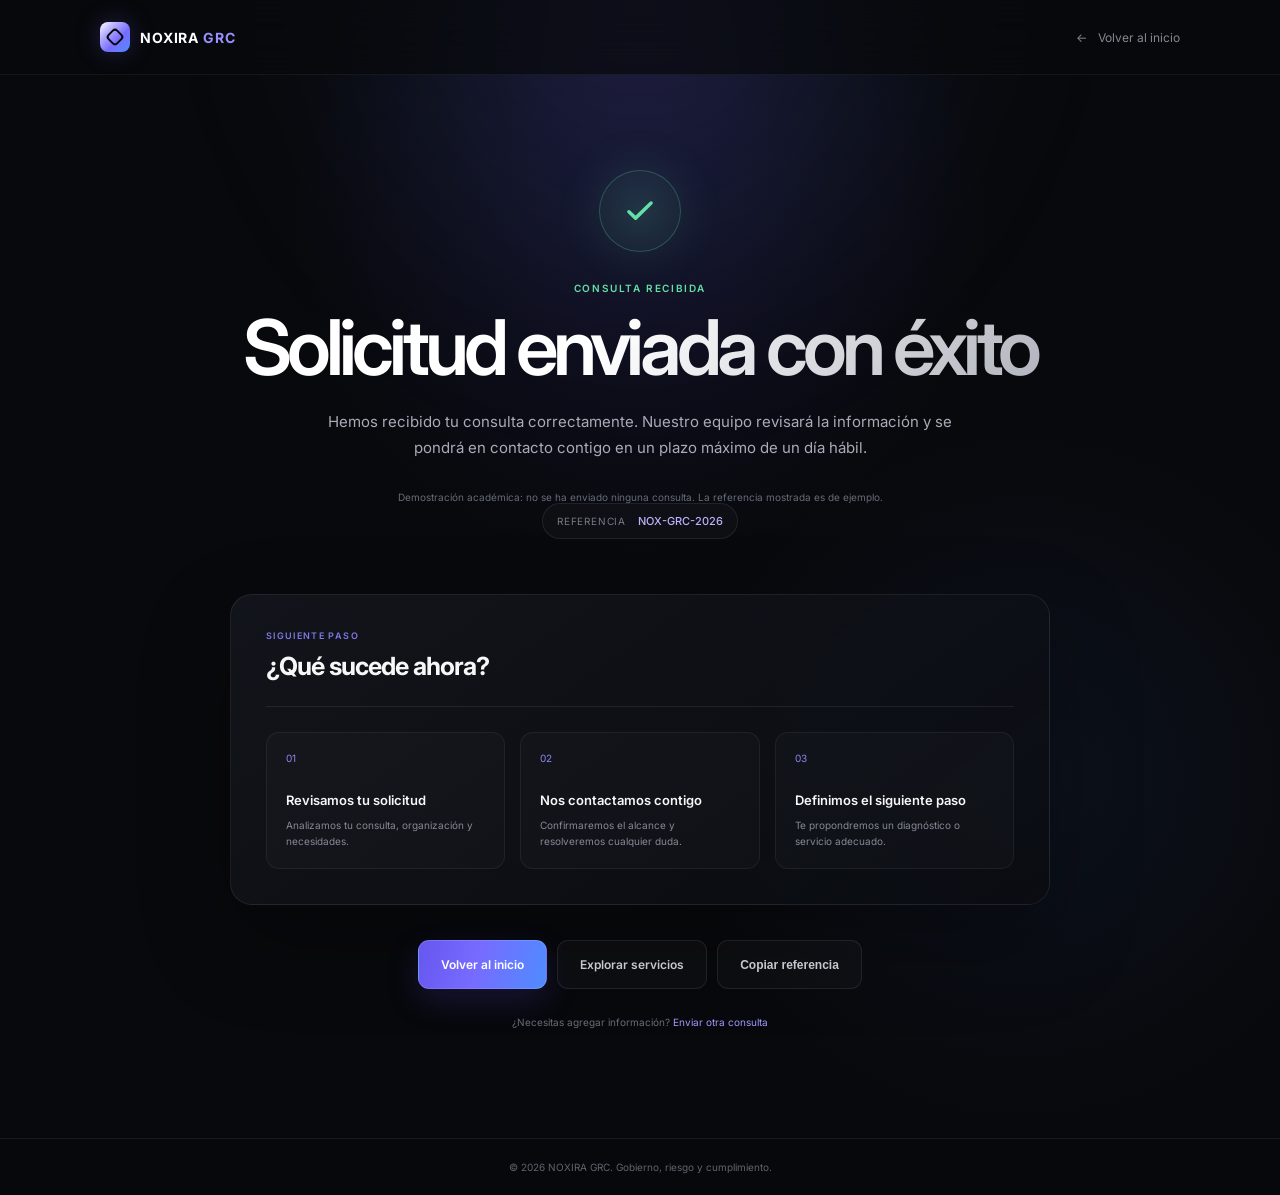
<file: html/solicitud-enviada.html>
<!DOCTYPE html>
<html lang="es">

<head>
  <meta charset="UTF-8">
  <meta name="viewport" content="width=device-width, initial-scale=1">

  <title>Solicitud enviada | NOXIRA GRC</title>

  <meta
    name="description"
    content="Tu solicitud fue enviada correctamente a NOXIRA GRC."
  >

  <meta name="theme-color" content="#08090c">

  <link rel="preconnect" href="https://fonts.googleapis.com">
  <link rel="preconnect" href="https://fonts.gstatic.com" crossorigin>

  <link
    href="https://fonts.googleapis.com/css2?family=Inter:wght@400;500;600;700&display=swap"
    rel="stylesheet"
  >

<link rel="stylesheet" href="../css/solicitud-enviada.css">
<script src="../js/solicitud-enviada.js" defer></script>
</head>


<body>

  <div class="success-glow" aria-hidden="true"></div>


  <!-- =========================================
       HEADER
       ========================================= -->

  <header class="site-header">

    <nav class="nav container">

      <a
        class="brand"
        href="index.html"
        aria-label="NOXIRA GRC, volver al inicio"
      >

        <span class="brand-mark"></span>

        <span class="brand-name">
          NOXIRA <span>GRC</span>
        </span>

      </a>


      <a
        class="back-link"
        href="index.html"
      >
        Volver al inicio
      </a>

    </nav>

  </header>


  <!-- =========================================
       CONTENIDO
       ========================================= -->

  <main class="success-main">

    <div class="container success-container">


      <!-- ICONO -->

      <div class="success-icon">

        <svg
          viewBox="0 0 24 24"
          aria-hidden="true"
        >
          <path
            d="M5 12.5l4.2 4L19 7"
            fill="none"
            stroke="currentColor"
            stroke-width="2.2"
            stroke-linecap="round"
            stroke-linejoin="round"
          />
        </svg>

      </div>


      <!-- TEXTO -->

      <span class="success-label">
        CONSULTA RECIBIDA
      </span>


      <h1>
        Solicitud enviada con éxito
      </h1>


      <p class="success-lead">
        Hemos recibido tu consulta correctamente.
        Nuestro equipo revisará la información y se pondrá
        en contacto contigo en un plazo máximo de un día hábil.
      </p>


      <!-- CÓDIGO -->

      <div class="request-id">

        <span>
          Referencia
        </span>

        <strong>
          NOX-GRC-2026
        </strong>

      </div>


      <!-- PASOS -->

      <div class="next-card">

        <div class="next-head">

          <span class="next-eyebrow">
            SIGUIENTE PASO
          </span>

          <h2>
            ¿Qué sucede ahora?
          </h2>

        </div>


        <div class="next-steps">


          <div class="next-step">

            <span class="step-number">
              01
            </span>

            <div>
              <h3>
                Revisamos tu solicitud
              </h3>

              <p>
                Analizamos tu consulta, organización y necesidades.
              </p>
            </div>

          </div>


          <div class="next-step">

            <span class="step-number">
              02
            </span>

            <div>
              <h3>
                Nos contactamos contigo
              </h3>

              <p>
                Confirmaremos el alcance y resolveremos cualquier duda.
              </p>
            </div>

          </div>


          <div class="next-step">

            <span class="step-number">
              03
            </span>

            <div>
              <h3>
                Definimos el siguiente paso
              </h3>

              <p>
                Te propondremos un diagnóstico o servicio adecuado.
              </p>
            </div>

          </div>


        </div>

      </div>


      <!-- BOTONES -->

      <div class="success-actions">

        <a
          class="btn btn-primary"
          href="index.html"
        >
          Volver al inicio
        </a>

        <a
          class="btn btn-ghost"
          href="servicios.html"
        >
          Explorar servicios
        </a>

      </div>


      <p class="support-text">
        ¿Necesitas agregar información?
        <a href="contacto.html">
          Enviar otra consulta
        </a>
      </p>


    </div>

  </main>


  <!-- =========================================
       FOOTER
       ========================================= -->

  <footer class="site-footer">

    <div class="container footer-bottom">

      <p>
        &copy; 2026 NOXIRA GRC.
        Gobierno, riesgo y cumplimiento.
      </p>

    </div>

  </footer>


</body>
</html>
</file>
<file: css/casos.css>
/* =========================================================
   NOXIRA GRC — CASOS
   Linear oscuro + dinamismo Adobe
   ========================================================= */


:root {
  --bg: #08090c;
  --bg-2: #0b0d12;

  --panel: rgba(17, 20, 27, .82);

  --border: rgba(255,255,255,.08);
  --border-strong: rgba(255,255,255,.15);

  --text: #f7f7f8;
  --text-soft: #a7acb8;
  --text-muted: #707580;

  --accent: #7c6cff;
  --accent-2: #4f8cff;
  --success: #63d7a3;

  --container: 1180px;

  --transition: 220ms cubic-bezier(.2,.8,.2,1);
}


/* =========================================================
   RESET
   ========================================================= */

* {
  box-sizing: border-box;
  margin: 0;
  padding: 0;
}

html {
  scroll-behavior: smooth;
}

body {
  min-height: 100vh;

  font-family: "Inter", sans-serif;

  color: var(--text);

  background:
    radial-gradient(
      circle at 20% 8%,
      rgba(104,83,255,.10),
      transparent 25%
    ),
    radial-gradient(
      circle at 85% 28%,
      rgba(79,140,255,.06),
      transparent 25%
    ),
    #08090c;

  overflow-x: hidden;
}


body::before {
  content: "";

  position: fixed;
  inset: 0;

  pointer-events: none;

  z-index: -1;

  background-image:
    linear-gradient(
      rgba(255,255,255,.017) 1px,
      transparent 1px
    ),
    linear-gradient(
      90deg,
      rgba(255,255,255,.017) 1px,
      transparent 1px
    );

  background-size: 60px 60px;

  mask-image:
    linear-gradient(
      to bottom,
      black,
      transparent 70%
    );
}


a {
  color: inherit;
}

ul {
  list-style: none;
}


/* =========================================================
   UTILIDADES
   ========================================================= */

.container {
  width: min(
    var(--container),
    calc(100% - 48px)
  );

  margin-inline: auto;
}


.skip-link {
  position: fixed;

  top: 12px;
  left: 12px;

  padding: 10px 14px;

  border-radius: 8px;

  background: white;
  color: black;

  text-decoration: none;

  transform: translateY(-150%);

  z-index: 9999;
}


.skip-link:focus {
  transform: translateY(0);
}


/* =========================================================
   HEADER
   ========================================================= */

.site-header {
  position: fixed;

  top: 0;
  left: 0;
  right: 0;

  z-index: 1000;

  border-bottom:
    1px solid rgba(255,255,255,.055);

  background:
    rgba(8,9,12,.72);

  backdrop-filter: blur(18px);
  -webkit-backdrop-filter: blur(18px);
}


.nav {
  min-height: 74px;

  display: flex;

  align-items: center;

  gap: 28px;
}


/* =========================================================
   LOGO
   ========================================================= */

.brand {
  display: inline-flex;

  align-items: center;

  gap: 10px;

  flex-shrink: 0;

  text-decoration: none;

  transition:
    transform var(--transition);
}


.brand:hover {
  transform: translateY(-2px);
}


.brand-mark {
  position: relative;

  width: 30px;
  height: 30px;

  border-radius: 8px;

  background:
    linear-gradient(
      135deg,
      #ffffff,
      #b2aeff 30%,
      #7566ff 63%,
      #4d8cff
    );

  box-shadow:
    0 0 25px
    rgba(124,108,255,.25);
}


.brand-mark::before {
  content: "";

  position: absolute;

  inset: 8px;

  border:
    2px solid #08090c;

  border-radius: 4px;

  transform: rotate(45deg);
}


.brand-name {
  font-size: 14px;

  font-weight: 700;

  letter-spacing: .06em;
}


.brand-name span {
  color: #9991ff;
}


/* =========================================================
   NAV
   ========================================================= */

.nav-links {
  display: flex;

  align-items: center;

  gap: 6px;

  margin-left: auto;
}


.nav-links a {
  display: inline-flex;

  padding: 9px 12px;

  border-radius: 8px;

  color: #9499a4;

  font-size: 13px;

  font-weight: 500;

  text-decoration: none;

  transition:
    color var(--transition),
    background var(--transition);
}


.nav-links a:hover {
  color: white;

  background:
    rgba(255,255,255,.05);
}


.nav-links a[aria-current="page"] {
  color: white;

  background:
    rgba(124,108,255,.09);

  box-shadow:
    inset 0 0 0 1px
    rgba(124,108,255,.12);
}


.nav-actions {
  display: flex;

  gap: 8px;
}


/* =========================================================
   BOTONES
   ========================================================= */

.btn {
  position: relative;

  min-height: 40px;

  padding: 0 17px;

  display: inline-flex;

  align-items: center;
  justify-content: center;

  border:
    1px solid transparent;

  border-radius: 10px;

  color: white;

  font-size: 13px;

  font-weight: 600;

  text-decoration: none;

  overflow: hidden;

  transition:
    transform var(--transition),
    background var(--transition),
    border-color var(--transition),
    box-shadow var(--transition);
}


.btn:hover {
  transform: translateY(-2px);
}


.btn-primary {
  border-color:
    rgba(255,255,255,.14);

  background:
    linear-gradient(
      105deg,
      #6657f0,
      #786cff 46%,
      #4f8cff
    );

  box-shadow:
    0 10px 30px
    rgba(89,72,240,.22);
}


.btn-primary::before {
  content: "";

  position: absolute;

  top: 0;
  left: -120%;

  width: 50%;
  height: 100%;

  background:
    linear-gradient(
      90deg,
      transparent,
      rgba(255,255,255,.25),
      transparent
    );

  transform: skewX(-22deg);

  transition:
    left .6s ease;
}


.btn-primary:hover::before {
  left: 145%;
}


.btn-ghost {
  border-color: var(--border);

  background:
    rgba(255,255,255,.025);

  color: #c5c8d0;
}


.btn-ghost:hover {
  border-color:
    var(--border-strong);

  background:
    rgba(255,255,255,.06);
}


.btn-lg {
  min-height: 50px;

  padding:
    0 23px;

  border-radius: 12px;
}


/* =========================================================
   HERO
   ========================================================= */

.page-hero {
  position: relative;

  padding:
    170px 0
    85px;

  overflow: hidden;
}


.hero-glow {
  position: absolute;

  width: 700px;
  height: 700px;

  top: -380px;
  right: -100px;

  border-radius: 50%;

  background:
    radial-gradient(
      circle,
      rgba(124,108,255,.20),
      rgba(79,140,255,.06) 40%,
      transparent 70%
    );

  filter:
    blur(60px);

  pointer-events: none;

  animation:
    heroGlow 9s
    ease-in-out
    infinite alternate;
}


@keyframes heroGlow {

  to {
    transform:
      translate(-60px, 60px)
      scale(1.1);
  }

}


.eyebrow {
  display: inline-flex;

  align-items: center;

  gap: 11px;

  margin-bottom: 24px;

  color: #9297a3;

  font-size: 10px;

  font-weight: 600;

  letter-spacing: .15em;

  text-transform: uppercase;
}


.eyebrow::before {
  content: "";

  width: 25px;
  height: 2px;

  border-radius: 100px;

  background:
    linear-gradient(
      90deg,
      var(--accent),
      var(--accent-2)
    );
}


.page-hero h1 {
  max-width: 900px;

  margin-bottom: 25px;

  font-size:
    clamp(
      3.3rem,
      6vw,
      6rem
    );

  line-height: .95;

  letter-spacing: -.067em;

  font-weight: 600;

  background:
    linear-gradient(
      125deg,
      #fff 0%,
      #fff 45%,
      #b0b3bc 100%
    );

  -webkit-background-clip: text;
  background-clip: text;

  color: transparent;
}


.page-lead {
  max-width: 670px;

  color: var(--text-soft);

  font-size: 16px;

  line-height: 1.75;
}


/* =========================================================
   CASOS
   ========================================================= */

.cases-section {
  padding:
    25px 0
    125px;
}


.cases-grid {
  display: grid;

  grid-template-columns:
    repeat(3, 1fr);

  gap: 18px;

  align-items: stretch;
}


/* =========================================================
   CARD
   ========================================================= */

.case-card {
  position: relative;

  padding: 29px;

  border:
    1px solid var(--border);

  border-radius: 20px;

  background:
    linear-gradient(
      145deg,
      rgba(18,21,28,.80),
      rgba(10,12,17,.74)
    );

  overflow: hidden;

  transition:
    transform .35s
    cubic-bezier(.2,.8,.2,1),
    border-color .35s ease,
    box-shadow .35s ease;
}


.case-card::before {
  content: "";

  position: absolute;

  width: 220px;
  height: 220px;

  top: -140px;
  right: -100px;

  border-radius: 50%;

  background:
    rgba(124,108,255,.09);

  filter: blur(45px);

  pointer-events: none;

  transition:
    transform .6s ease;
}


.case-card:hover {
  transform:
    translateY(-8px);

  border-color:
    var(--border-strong);

  box-shadow:
    0 35px 85px
    rgba(0,0,0,.32);
}


.case-card:hover::before {
  transform:
    translate(-25px, 30px);
}


/* =========================================================
   ENCABEZADO CASO
   ========================================================= */

.case-top {
  position: relative;

  z-index: 2;

  display: flex;

  align-items: center;

  justify-content: space-between;

  gap: 15px;

  margin-bottom: 31px;
}


.case-number {
  color:
    rgba(255,255,255,.20);

  font-size: 34px;

  font-weight: 600;

  letter-spacing: -.06em;
}


.case-sector {
  padding:
    8px 12px;

  border:
    1px solid
    rgba(124,108,255,.18);

  border-radius: 999px;

  background:
    rgba(124,108,255,.07);

  color: #aaa4ff;

  font-size: 10px;

  font-weight: 500;
}


.case-card h2 {
  position: relative;

  z-index: 2;

  min-height: 74px;

  margin-bottom: 32px;

  font-size: 23px;

  line-height: 1.12;

  letter-spacing: -.04em;
}


/* =========================================================
   BLOQUES
   ========================================================= */

.case-info {
  position: relative;

  z-index: 2;

  display: flex;

  flex-direction: column;
}


.case-block {
  padding:
    19px 0;

  border-top:
    1px solid var(--border);
}


.case-block h3 {
  position: relative;

  margin-bottom: 10px;

  padding-left: 17px;

  font-size: 13px;

  font-weight: 600;
}


.case-block h3::before {
  content: "";

  position: absolute;

  left: 0;
  top: 5px;

  width: 6px;
  height: 6px;

  border-radius: 50%;

  background:
    linear-gradient(
      135deg,
      var(--accent),
      var(--accent-2)
    );

  box-shadow:
    0 0 10px
    rgba(124,108,255,.4);
}


.case-block p {
  color:
    var(--text-soft);

  font-size: 12px;

  line-height: 1.7;
}


.case-highlight {
  color:
    #bbb6ff !important;

  font-size:
    17px !important;

  font-weight: 600;
}


/* =========================================================
   LISTAS
   ========================================================= */

.case-block ul {
  display: flex;

  flex-direction: column;

  gap: 10px;
}


.case-block li {
  position: relative;

  padding-left: 18px;

  color:
    #9398a4;

  font-size: 11px;

  line-height: 1.6;
}


.case-block li::before {
  content: "•";

  position: absolute;

  left: 2px;

  color:
    #8980ff;
}


/* =========================================================
   RESULTADOS
   ========================================================= */

.results {
  margin-top: 5px;

  padding:
    20px;

  border:
    1px solid
    rgba(124,108,255,.12);

  border-radius: 13px;

  background:
    linear-gradient(
      145deg,
      rgba(124,108,255,.055),
      rgba(79,140,255,.025)
    );
}


.results h3 {
  color:
    #d9d6ff;
}


.results li {
  color:
    #b2b5be;
}


/* =========================================================
   PEQUEÑA DIFERENCIA ENTRE CASOS
   ========================================================= */

.case-financeiro {
  --accent:
    #7367ff;
}


.case-industrial {
  --accent:
    #698dff;
}


.case-salud {
  --accent:
    #9b6fff;
}


/* =========================================================
   CTA
   ========================================================= */

.cta-section {
  padding:
    0 0
    110px;
}


.cta-card {
  position: relative;

  display: flex;

  align-items: center;

  justify-content:
    space-between;

  gap: 50px;

  padding: 48px;

  border:
    1px solid
    rgba(255,255,255,.09);

  border-radius: 24px;

  background:
    linear-gradient(
      120deg,
      rgba(124,108,255,.10),
      rgba(18,21,28,.80) 45%,
      rgba(79,140,255,.05)
    );

  overflow: hidden;
}


.cta-card::before {
  content: "";

  position: absolute;

  width: 300px;
  height: 300px;

  right: -120px;
  top: -170px;

  border-radius: 50%;

  background:
    rgba(124,108,255,.15);

  filter: blur(55px);
}


.cta-card > div,
.cta-card > a {
  position: relative;

  z-index: 2;
}


.cta-card h2 {
  max-width: 650px;

  margin-bottom: 15px;

  font-size:
    clamp(
      2rem,
      4vw,
      3.4rem
    );

  line-height: 1;

  letter-spacing: -.05em;
}


.cta-card p {
  max-width: 630px;

  color:
    var(--text-soft);

  font-size: 13px;

  line-height: 1.7;
}


/* =========================================================
   FOOTER
   ========================================================= */

.site-footer {
  padding:
    70px 0 24px;

  border-top:
    1px solid
    var(--border);

  background:
    #07080b;
}


.footer-grid {
  display: grid;

  grid-template-columns:
    1.5fr .7fr .7fr;

  gap: 60px;

  padding-bottom:
    55px;
}


.footer-brand p {
  max-width: 360px;

  margin-top: 19px;

  color: #747984;

  font-size: 12px;

  line-height: 1.7;
}


.site-footer h4 {
  margin-bottom: 16px;

  color: #b9bdc5;

  font-size: 12px;
}


.site-footer nav ul {
  display: flex;

  flex-direction: column;

  gap: 11px;
}


.site-footer nav a {
  color: #747984;

  font-size: 12px;

  text-decoration: none;

  transition:
    color var(--transition);
}


.site-footer nav a:hover {
  color: white;
}


.footer-bottom {
  padding-top: 22px;

  border-top:
    1px solid
    rgba(255,255,255,.05);

  color: #5f646e;

  font-size: 11px;
}


/* =========================================================
   TABLET
   ========================================================= */

@media (max-width: 1000px) {

  .cases-grid {
    grid-template-columns:
      1fr;
  }

  .case-card h2 {
    min-height: auto;
  }

  .cta-card {
    flex-direction: column;

    align-items: flex-start;
  }

  .footer-grid {
    grid-template-columns:
      1fr 1fr;
  }

  .footer-brand {
    grid-column:
      1 / -1;
  }

}


/* =========================================================
   MÓVIL
   ========================================================= */

@media (max-width: 760px) {

  .container {
    width:
      calc(100% - 32px);
  }


  .nav {
    min-height: 68px;
  }


  .nav-links {
    display: none;
  }


  .nav-actions {
    margin-left: auto;
  }


  .nav-actions .btn-ghost {
    display: none;
  }


  .page-hero {
    padding:
      130px 0
      65px;
  }


  .page-hero h1 {
    font-size: 3.3rem;
  }


  .page-lead {
    font-size: 14px;
  }


  .cases-section {
    padding-bottom: 85px;
  }


  .case-card {
    padding: 24px 21px;
  }


  .case-card h2 {
    font-size: 22px;
  }


  .cta-card {
    padding: 30px 23px;
  }


  .cta-card .btn {
    width: 100%;
  }


  .footer-grid {
    grid-template-columns:
      1fr;
  }

}


/* =========================================================
   ACCESIBILIDAD
   ========================================================= */

@media (prefers-reduced-motion: reduce) {

  *,
  *::before,
  *::after {
    animation-duration:
      .01ms !important;

    transition-duration:
      .01ms !important;
  }

}
</file>
<file: css/metodologia.css>
/* =========================================================
   NOXIRA GRC — METODOLOGÍA
   Linear oscuro + dinamismo Adobe
   ========================================================= */

:root {
  --bg: #08090c;
  --bg-2: #0b0d12;

  --panel: rgba(17,20,27,.80);

  --border: rgba(255,255,255,.08);
  --border-strong: rgba(255,255,255,.15);

  --text: #f7f7f8;
  --text-soft: #a7acb8;
  --text-muted: #707580;

  --accent: #7c6cff;
  --accent-2: #4f8cff;

  --container: 1180px;

  --transition: 220ms cubic-bezier(.2,.8,.2,1);
}


/* =========================
   RESET
   ========================= */

* {
  box-sizing: border-box;
  margin: 0;
  padding: 0;
}

html {
  scroll-behavior: smooth;
}

body {
  min-height: 100vh;

  font-family: "Inter", sans-serif;

  color: var(--text);

  background:
    radial-gradient(
      circle at 18% 8%,
      rgba(103,82,255,.11),
      transparent 27%
    ),
    radial-gradient(
      circle at 85% 30%,
      rgba(70,130,255,.06),
      transparent 26%
    ),
    #08090c;

  overflow-x: hidden;
}


body::before {
  content: "";

  position: fixed;
  inset: 0;

  z-index: -1;

  pointer-events: none;

  background-image:
    linear-gradient(
      rgba(255,255,255,.017) 1px,
      transparent 1px
    ),
    linear-gradient(
      90deg,
      rgba(255,255,255,.017) 1px,
      transparent 1px
    );

  background-size: 60px 60px;

  mask-image:
    linear-gradient(
      to bottom,
      black,
      transparent 75%
    );
}

a {
  color: inherit;
}

ul {
  list-style: none;
}


/* =========================
   UTILIDADES
   ========================= */

.container {
  width: min(
    var(--container),
    calc(100% - 48px)
  );

  margin-inline: auto;
}

.skip-link {
  position: fixed;

  top: 12px;
  left: 12px;

  padding: 10px 14px;

  background: white;
  color: black;

  border-radius: 8px;

  text-decoration: none;

  transform: translateY(-150%);

  z-index: 9999;
}

.skip-link:focus {
  transform: translateY(0);
}


/* =========================================================
   HEADER
   ========================================================= */

.site-header {
  position: fixed;

  top: 0;
  left: 0;
  right: 0;

  z-index: 1000;

  border-bottom:
    1px solid rgba(255,255,255,.055);

  background:
    rgba(8,9,12,.72);

  backdrop-filter: blur(18px);
  -webkit-backdrop-filter: blur(18px);
}

.nav {
  min-height: 74px;

  display: flex;

  align-items: center;

  gap: 28px;
}


/* =========================
   BRAND
   ========================= */

.brand {
  display: inline-flex;

  align-items: center;

  gap: 10px;

  flex-shrink: 0;

  text-decoration: none;

  transition:
    transform var(--transition);
}

.brand:hover {
  transform: translateY(-2px);
}

.brand-mark {
  position: relative;

  width: 30px;
  height: 30px;

  border-radius: 8px;

  background:
    linear-gradient(
      135deg,
      #ffffff 0%,
      #b2aeff 30%,
      #7566ff 63%,
      #4d8cff 100%
    );

  box-shadow:
    0 0 25px rgba(124,108,255,.25);

  overflow: hidden;
}

.brand-mark::before {
  content: "";

  position: absolute;

  inset: 8px;

  border: 2px solid #08090c;

  border-radius: 4px;

  transform: rotate(45deg);
}

.brand-name {
  font-size: 14px;

  font-weight: 700;

  letter-spacing: .06em;
}

.brand-name span {
  color: #9991ff;
}


/* =========================
   NAV
   ========================= */

.nav-links {
  display: flex;

  align-items: center;

  gap: 6px;

  margin-left: auto;
}

.nav-links a {
  display: inline-flex;

  padding: 9px 12px;

  border-radius: 8px;

  color: #9499a4;

  font-size: 13px;

  font-weight: 500;

  text-decoration: none;

  transition:
    color var(--transition),
    background var(--transition);
}

.nav-links a:hover {
  color: white;

  background:
    rgba(255,255,255,.05);
}

.nav-links a[aria-current="page"] {
  color: white;

  background:
    rgba(124,108,255,.09);

  box-shadow:
    inset 0 0 0 1px
    rgba(124,108,255,.12);
}

.nav-actions {
  display: flex;

  gap: 8px;
}


/* =========================================================
   BOTONES
   ========================================================= */

.btn {
  position: relative;

  min-height: 40px;

  padding: 0 17px;

  display: inline-flex;

  align-items: center;
  justify-content: center;

  border: 1px solid transparent;

  border-radius: 10px;

  color: white;

  font-size: 13px;

  font-weight: 600;

  text-decoration: none;

  overflow: hidden;

  transition:
    transform var(--transition),
    background var(--transition),
    border-color var(--transition),
    box-shadow var(--transition);
}

.btn:hover {
  transform: translateY(-2px);
}

.btn-primary {
  border-color:
    rgba(255,255,255,.14);

  background:
    linear-gradient(
      105deg,
      #6657f0,
      #786cff 46%,
      #4f8cff
    );

  box-shadow:
    0 10px 30px
    rgba(89,72,240,.22);
}

.btn-primary::before {
  content: "";

  position: absolute;

  top: 0;
  left: -120%;

  width: 50%;
  height: 100%;

  background:
    linear-gradient(
      90deg,
      transparent,
      rgba(255,255,255,.25),
      transparent
    );

  transform: skewX(-22deg);

  transition: left .6s ease;
}

.btn-primary:hover::before {
  left: 145%;
}

.btn-ghost {
  border-color: var(--border);

  background:
    rgba(255,255,255,.025);

  color: #c5c8d0;
}

.btn-ghost:hover {
  border-color:
    var(--border-strong);

  background:
    rgba(255,255,255,.06);
}

.btn-lg {
  min-height: 50px;

  padding: 0 23px;

  border-radius: 12px;
}


/* =========================================================
   HERO
   ========================================================= */

.page-hero {
  position: relative;

  padding:
    170px 0
    95px;

  overflow: hidden;
}

.hero-glow {
  position: absolute;

  width: 700px;
  height: 700px;

  top: -380px;
  right: -100px;

  border-radius: 50%;

  background:
    radial-gradient(
      circle,
      rgba(124,108,255,.20),
      rgba(79,140,255,.06) 40%,
      transparent 70%
    );

  filter: blur(60px);

  pointer-events: none;

  animation:
    heroGlow 9s ease-in-out
    infinite alternate;
}

@keyframes heroGlow {

  to {
    transform:
      translate(-60px,60px)
      scale(1.1);
  }

}

.eyebrow {
  display: inline-flex;

  align-items: center;

  gap: 11px;

  margin-bottom: 24px;

  color: #9297a3;

  font-size: 10px;

  font-weight: 600;

  letter-spacing: .15em;

  text-transform: uppercase;
}

.eyebrow::before {
  content: "";

  width: 25px;
  height: 2px;

  border-radius: 999px;

  background:
    linear-gradient(
      90deg,
      var(--accent),
      var(--accent-2)
    );
}

.page-hero h1 {
  max-width: 880px;

  margin-bottom: 24px;

  font-size:
    clamp(
      3.5rem,
      6vw,
      6rem
    );

  line-height: .96;

  letter-spacing: -.067em;

  font-weight: 600;

  background:
    linear-gradient(
      125deg,
      #fff,
      #fff 45%,
      #b0b3bc
    );

  -webkit-background-clip: text;
  background-clip: text;

  color: transparent;
}

.page-lead {
  max-width: 700px;

  color: var(--text-soft);

  font-size: 16px;

  line-height: 1.75;
}


/* =========================================================
   PROCESO
   ========================================================= */

.process-section {
  padding:
    25px 0
    125px;
}

.steps {
  display: grid;

  grid-template-columns:
    repeat(2, 1fr);

  gap: 18px;
}


/* =========================
   STEP
   ========================= */

.step {
  position: relative;

  min-height: 480px;

  padding: 34px;

  display: flex;

  flex-direction: column;

  border:
    1px solid var(--border);

  border-radius: 20px;

  background:
    linear-gradient(
      145deg,
      rgba(18,21,28,.82),
      rgba(10,12,17,.72)
    );

  overflow: hidden;

  transition:
    transform .35s
    cubic-bezier(.2,.8,.2,1),
    border-color .35s ease,
    box-shadow .35s ease;
}

.step::before {
  content: "";

  position: absolute;

  width: 250px;
  height: 250px;

  top: -170px;
  right: -100px;

  border-radius: 50%;

  background:
    rgba(124,108,255,.10);

  filter: blur(50px);

  pointer-events: none;

  transition:
    transform .6s ease;
}

.step:hover {
  transform:
    translateY(-7px);

  border-color:
    var(--border-strong);

  box-shadow:
    0 32px 80px
    rgba(0,0,0,.30);
}

.step:hover::before {
  transform:
    translate(-30px,35px);
}


/* =========================
   NÚMERO
   ========================= */

.step-number {
  position: relative;

  z-index: 2;

  width: 38px;
  height: 38px;

  display: grid;

  place-items: center;

  margin-bottom: 45px;

  border:
    1px solid rgba(124,108,255,.30);

  border-radius: 10px;

  background:
    rgba(124,108,255,.09);

  color: #aaa4ff;

  font-size: 13px;

  font-weight: 600;
}


/* =========================
   TEXTO
   ========================= */

.step-content {
  position: relative;

  z-index: 2;
}

.step-content h2 {
  margin-bottom: 14px;

  font-size: 27px;

  letter-spacing: -.04em;
}

.step-content p {
  color: var(--text-soft);

  font-size: 13px;

  line-height: 1.75;
}


/* =========================
   DETALLE
   ========================= */

.step-detail {
  position: relative;

  z-index: 2;

  margin-top: 32px;

  padding-top: 25px;

  border-top:
    1px solid var(--border);
}

.detail-label {
  display: block;

  margin-bottom: 17px;

  color: #737985;

  font-size: 10px;

  text-transform: uppercase;

  letter-spacing: .11em;
}

.step-detail ul {
  display: flex;

  flex-direction: column;

  gap: 10px;
}

.step-detail li {
  position: relative;

  padding-left: 20px;

  color: #989da8;

  font-size: 11px;

  line-height: 1.55;
}

.step-detail li::before {
  content: "";

  position: absolute;

  left: 2px;
  top: 6px;

  width: 6px;
  height: 6px;

  border-radius: 50%;

  background:
    linear-gradient(
      135deg,
      var(--accent),
      var(--accent-2)
    );

  box-shadow:
    0 0 9px
    rgba(124,108,255,.35);
}


/* =========================
   ENTREGABLE
   ========================= */

.step-output {
  position: relative;

  z-index: 2;

  margin-top: auto;

  padding-top: 26px;

  display: flex;

  align-items: center;

  justify-content: space-between;

  gap: 20px;
}

.step-output span {
  color: #686e79;

  font-size: 10px;

  text-transform: uppercase;

  letter-spacing: .08em;
}

.step-output strong {
  color: #bbb6ff;

  font-size: 12px;

  font-weight: 500;
}


/* =========================================================
   FLUJO
   ========================================================= */

.flow-section {
  padding:
    120px 0;

  border-top:
    1px solid rgba(255,255,255,.035);

  border-bottom:
    1px solid rgba(255,255,255,.035);

  background:
    rgba(255,255,255,.012);
}

.section-head {
  max-width: 720px;

  margin-bottom: 60px;
}

.section-head h2 {
  margin-bottom: 18px;

  font-size:
    clamp(
      2.5rem,
      4vw,
      4rem
    );

  line-height: 1;

  letter-spacing: -.055em;
}

.section-head p {
  color: var(--text-soft);

  font-size: 14px;

  line-height: 1.75;
}


/* =========================
   FLOW ITEMS
   ========================= */

.flow {
  display: grid;

  grid-template-columns:
    1fr auto
    1fr auto
    1fr auto
    1fr;

  align-items: center;

  gap: 15px;
}

.flow-item {
  min-height: 130px;

  padding: 25px;

  display: flex;

  flex-direction: column;

  justify-content: space-between;

  border:
    1px solid var(--border);

  border-radius: 15px;

  background:
    rgba(255,255,255,.018);

  transition:
    transform var(--transition),
    border-color var(--transition),
    background var(--transition);
}

.flow-item:hover {
  transform:
    translateY(-5px);

  border-color:
    var(--border-strong);

  background:
    rgba(255,255,255,.03);
}

.flow-item span {
  color: #7770d9;

  font-size: 11px;
}

.flow-item strong {
  font-size: 15px;

  font-weight: 500;
}

.flow-arrow {
  color: #555b66;

  font-size: 20px;
}


/* =========================================================
   CTA
   ========================================================= */

.cta-section {
  padding:
    110px 0;
}

.cta-card {
  position: relative;

  display: flex;

  align-items: center;

  justify-content:
    space-between;

  gap: 50px;

  padding: 48px;

  border:
    1px solid
    rgba(255,255,255,.09);

  border-radius: 24px;

  background:
    linear-gradient(
      120deg,
      rgba(124,108,255,.10),
      rgba(18,21,28,.80) 45%,
      rgba(79,140,255,.05)
    );

  overflow: hidden;
}

.cta-card::before {
  content: "";

  position: absolute;

  width: 300px;
  height: 300px;

  right: -120px;
  top: -170px;

  border-radius: 50%;

  background:
    rgba(124,108,255,.15);

  filter: blur(55px);
}

.cta-card > div,
.cta-card > a {
  position: relative;

  z-index: 2;
}

.cta-card h2 {
  max-width: 650px;

  margin-bottom: 15px;

  font-size:
    clamp(
      2rem,
      4vw,
      3.4rem
    );

  line-height: 1;

  letter-spacing: -.05em;
}

.cta-card p {
  max-width: 630px;

  color: var(--text-soft);

  font-size: 13px;

  line-height: 1.7;
}


/* =========================================================
   FOOTER
   ========================================================= */

.site-footer {
  padding:
    70px 0 24px;

  border-top:
    1px solid var(--border);

  background:
    #07080b;
}

.footer-grid {
  display: grid;

  grid-template-columns:
    1.5fr .7fr .7fr;

  gap: 60px;

  padding-bottom:
    55px;
}

.footer-brand p {
  max-width: 360px;

  margin-top: 19px;

  color: #747984;

  font-size: 12px;

  line-height: 1.7;
}

.site-footer h4 {
  margin-bottom: 16px;

  color: #b9bdc5;

  font-size: 12px;
}

.site-footer nav ul {
  display: flex;

  flex-direction: column;

  gap: 11px;
}

.site-footer nav a {
  color: #747984;

  font-size: 12px;

  text-decoration: none;

  transition:
    color var(--transition);
}

.site-footer nav a:hover {
  color: white;
}

.footer-bottom {
  padding-top: 22px;

  border-top:
    1px solid
    rgba(255,255,255,.05);

  color: #5f646e;

  font-size: 11px;
}


/* =========================================================
   TABLET
   ========================================================= */

@media (max-width: 950px) {

  .steps {
    grid-template-columns:
      1fr;
  }

  .flow {
    grid-template-columns:
      1fr;
  }

  .flow-arrow {
    text-align: center;

    transform:
      rotate(90deg);
  }

  .cta-card {
    flex-direction: column;

    align-items: flex-start;
  }

  .footer-grid {
    grid-template-columns:
      1fr 1fr;
  }

  .footer-brand {
    grid-column:
      1 / -1;
  }

}


/* =========================================================
   MÓVIL
   ========================================================= */

@media (max-width: 760px) {

  .container {
    width:
      calc(100% - 32px);
  }

  .nav {
    min-height: 68px;
  }

  .nav-links {
    display: none;
  }

  .nav-actions {
    margin-left: auto;
  }

  .nav-actions .btn-ghost {
    display: none;
  }

  .page-hero {
    padding:
      130px 0
      70px;
  }

  .page-hero h1 {
    font-size: 3.25rem;
  }

  .page-lead {
    font-size: 14px;
  }

  .process-section {
    padding-bottom:
      85px;
  }

  .step {
    min-height: auto;

    padding: 25px 22px;
  }

  .step-number {
    margin-bottom: 32px;
  }

  .step-output {
    margin-top: 30px;

    align-items: flex-start;

    flex-direction: column;

    gap: 7px;
  }

  .flow-section {
    padding:
      85px 0;
  }

  .cta-card {
    padding: 30px 23px;
  }

  .cta-card .btn {
    width: 100%;
  }

  .footer-grid {
    grid-template-columns:
      1fr;
  }

}


/* =========================================================
   ACCESIBILIDAD
   ========================================================= */

@media (prefers-reduced-motion: reduce) {

  *,
  *::before,
  *::after {
    animation-duration:
      .01ms !important;

    transition-duration:
      .01ms !important;
  }

}
</file>
<file: css/planes.css>
/* BASE */

:root {
  color-scheme: dark;
  --bg: #08090c;
  --surface: #101218;
  --text: #f3f3f7;
  --muted: #a3a6b5;
  --accent: #b6a7ff;
  --border: rgba(255, 255, 255, 0.09);
  --gradient: linear-gradient(110deg, #7857ff, #507fff);
}

*,
*::before,
*::after {
  box-sizing: border-box;
}

body {
  margin: 0;
  min-width: 320px;
  color: var(--text);
  background:
    radial-gradient(
      ellipse 800px 550px at 50% 0,
      rgba(110, 75, 230, 0.15),
      transparent 75%
    ),
    var(--bg);
  font-family: "Inter", sans-serif;
  font-size: 14px;
  line-height: 1.65;
}

a {
  color: inherit;
  text-decoration: none;
}

button,
input {
  font: inherit;
}

a:focus-visible,
summary:focus-visible {
  outline: 2px solid var(--accent);
  outline-offset: 5px;
}

::selection {
  background: #6847c9;
  color: white;
}

.container {
  width: min(1240px, calc(100% - 48px));
  margin-inline: auto;
}

/* NAVEGACIÓN */

.site-header {
  position: sticky;
  top: 0;
  z-index: 20;
  border-bottom: 1px solid var(--border);
  background: rgba(8, 9, 12, 0.92);
  backdrop-filter: blur(18px);
  -webkit-backdrop-filter: blur(18px);
}

.nav {
  display: flex;
  align-items: center;
  gap: 24px;
  min-height: 80px;
}

.brand {
  display: inline-flex;
  align-items: center;
  gap: 10px;
  flex-shrink: 0;
  font-weight: 800;
  letter-spacing: 0.3px;
  white-space: nowrap;
}

.brand strong {
  color: var(--accent);
}

.brand-mark {
  position: relative;
  width: 32px;
  height: 32px;
  border-radius: 10px;
  background: linear-gradient(135deg, #eeeaff, #8d6aff, #507fff);
  box-shadow: 0 0 24px rgba(120, 87, 255, 0.2);
}

.brand-mark::after {
  content: "";
  position: absolute;
  inset: 9px;
  border: 2px solid #11121a;
  border-radius: 4px;
  transform: rotate(45deg);
}

.nav-links {
  display: flex;
  align-items: center;
  gap: 22px;
  margin: 0 0 0 auto;
  padding: 0;
  list-style: none;
}

.nav-links a {
  display: inline-flex;
  align-items: center;
  min-height: 44px;
  color: var(--muted);
  font-size: 12px;
  font-weight: 500;
  transition: color 180ms ease;
}

.nav-links a:hover {
  color: white;
}

.nav-links a[aria-current="page"] {
  color: var(--accent);
}

.nav-actions {
  display: flex;
  gap: 8px;
  flex-shrink: 0;
}

/* BOTONES */

.button {
  display: inline-flex;
  align-items: center;
  justify-content: center;
  gap: 12px;
  min-height: 42px;
  padding: 10px 16px;
  border: 1px solid var(--border);
  border-radius: 10px;
  font-size: 12px;
  font-weight: 600;
  text-align: center;
  transition:
    transform 180ms ease,
    border-color 180ms ease,
    box-shadow 180ms ease;
}

.button:hover {
  transform: translateY(-2px);
  border-color: rgba(182, 167, 255, 0.5);
}

.button-primary {
  color: white;
  background: var(--gradient);
  border-color: rgba(255, 255, 255, 0.15);
  box-shadow: 0 8px 24px rgba(99, 72, 230, 0.18);
}

.button-primary:hover {
  box-shadow: 0 10px 30px rgba(99, 72, 230, 0.3);
}

.button-secondary {
  background: rgba(255, 255, 255, 0.035);
}

/* PORTADA */

.hero {
  padding-block: 82px 52px;
  text-align: center;
}

.eyebrow {
  display: block;
  color: var(--accent);
  font-size: 10px;
  font-weight: 600;
  letter-spacing: 1.8px;
}

.hero h1 {
  margin: 22px 0;
  font-size: clamp(36px, 4.7vw, 64px);
  font-weight: 700;
  line-height: 1.1;
  letter-spacing: -0.055em;
  text-wrap: balance;
}

.hero h1 > span {
  color: #b5a5fa;
}

.hero > p {
  max-width: 600px;
  margin: 0 auto;
  color: var(--muted);
  font-size: 16px;
}

.hero-details {
  display: flex;
  justify-content: center;
  flex-wrap: wrap;
  gap: 12px 24px;
  margin-top: 28px;
}

.hero-details span {
  display: inline-flex;
  align-items: center;
  gap: 8px;
  color: #c0c2cd;
  font-size: 12px;
}

.hero-details span::before {
  content: "";
  width: 5px;
  height: 5px;
  border-radius: 50%;
  background: var(--accent);
}

/* PLANES */

.plans-grid {
  display: grid;
  grid-template-columns: repeat(3, minmax(0, 1fr));
  gap: 20px;
}

.plan-card {
  display: flex;
  flex-direction: column;
  min-width: 0;
  padding: 30px;
  border: 1px solid var(--border);
  border-radius: 20px;
  background: linear-gradient(150deg, #13151d, #0d0f14);
  transition:
    transform 200ms ease,
    border-color 200ms ease;
}

.plan-card:hover {
  transform: translateY(-4px);
  border-color: rgba(182, 167, 255, 0.4);
}

.plan-featured {
  border-color: rgba(155, 123, 255, 0.55);
  background:
    radial-gradient(
      ellipse at top,
      rgba(120, 87, 255, 0.17),
      transparent 65%
    ),
    #11131a;
  box-shadow: 0 12px 50px rgba(86, 55, 184, 0.12);
}

.plan-heading {
  min-height: 188px;
}

.plan-number {
  color: var(--accent);
  font-size: 9px;
  font-weight: 600;
  letter-spacing: 1.3px;
}

.plan-heading h2 {
  margin: 16px 0 12px;
  font-size: 25px;
  line-height: 1.2;
  letter-spacing: -0.9px;
}

.plan-heading p {
  margin: 0;
  color: var(--muted);
  font-size: 13px;
}

.plan-price {
  display: grid;
  gap: 6px;
  margin-block: 22px;
}

.plan-price strong {
  font-size: 19px;
  font-weight: 600;
  letter-spacing: -0.6px;
}

.plan-price > span {
  color: var(--muted);
  font-size: 11px;
}

.plan-button {
  width: 100%;
  min-height: 48px;
}

.plan-includes {
  margin-top: 26px;
  padding-top: 24px;
  border-top: 1px solid var(--border);
}

.plan-includes h3 {
  margin: 0 0 18px;
  font-size: 12px;
  font-weight: 600;
}

.feature-list {
  display: grid;
  gap: 14px;
  padding: 0;
  margin: 0 0 28px;
  list-style: none;
}

.feature-list li {
  position: relative;
  padding-left: 23px;
  color: #b7bac8;
  font-size: 12px;
}

.feature-list li::before {
  content: "✓";
  position: absolute;
  top: 0;
  left: 0;
  color: var(--accent);
  font-weight: 700;
}

.plan-deliverable {
  margin: auto 0 0;
  padding: 16px;
  border: 1px solid var(--border);
  border-radius: 11px;
  background: rgba(255, 255, 255, 0.02);
  color: #c7c9d5;
  font-size: 11px;
}

.plan-deliverable > span {
  display: block;
  margin-bottom: 7px;
  color: var(--accent);
  font-size: 9px;
  letter-spacing: 0.8px;
}

.plans-note {
  max-width: 780px;
  margin: 24px auto 0;
  color: var(--muted);
  font-size: 12px;
  text-align: center;
}

/* SERVICIOS A MEDIDA */

.custom-section {
  padding-top: 100px;
}

.section-heading {
  margin-bottom: 30px;
}

.section-heading h2 {
  margin: 12px 0;
  font-size: clamp(26px, 3vw, 36px);
  line-height: 1.2;
  letter-spacing: -1.2px;
}

.section-heading p {
  max-width: 650px;
  margin: 0;
  color: var(--muted);
}

.services-grid {
  display: grid;
  grid-template-columns: repeat(3, minmax(0, 1fr));
  gap: 20px;
}

.service-card {
  display: flex;
  flex-direction: column;
  min-width: 0;
  padding: 26px;
  border: 1px solid var(--border);
  border-radius: 16px;
  background: rgba(255, 255, 255, 0.015);
}

.service-index {
  color: var(--accent);
  font-size: 12px;
}

.service-card h3 {
  margin: 18px 0 10px;
  font-size: 18px;
  letter-spacing: -0.5px;
}

.service-card p {
  margin: 0 0 22px;
  color: var(--muted);
  font-size: 13px;
}

.service-card a {
  display: inline-flex;
  align-items: center;
  gap: 12px;
  min-height: 44px;
  margin-top: auto;
  color: var(--accent);
  font-size: 12px;
  font-weight: 600;
}

.service-card a:hover {
  color: white;
}

/* PREGUNTAS FRECUENTES */

.faq-section {
  max-width: 850px;
  padding-block: 100px;
}

.faq-list {
  border-top: 1px solid var(--border);
}

.faq-list details {
  padding: 20px 0;
  border-bottom: 1px solid var(--border);
}

.faq-list summary {
  padding-right: 12px;
  font-size: 14px;
  font-weight: 500;
  cursor: pointer;
}

.faq-list summary::marker {
  color: var(--accent);
}

.faq-list details[open] summary {
  color: var(--accent);
}

.faq-list p {
  margin: 14px 0 0;
  padding-left: 18px;
  color: var(--muted);
  font-size: 13px;
}

/* PIE DE PÁGINA */

.site-footer {
  border-top: 1px solid var(--border);
}

.footer-inner {
  display: flex;
  align-items: center;
  gap: 24px;
  min-height: 90px;
  padding-block: 20px;
}

.footer-inner > span {
  font-size: 12px;
  font-weight: 700;
}

.footer-inner p {
  margin: 0;
  color: var(--muted);
  font-size: 12px;
}

.footer-inner > a {
  margin-left: auto;
  padding-block: 10px;
  color: var(--accent);
  font-size: 12px;
}

/* ADAPTACIÓN */

@media (max-width: 1150px) {
  .nav {
    flex-wrap: wrap;
    gap: 12px 24px;
    padding-block: 16px;
  }

  .nav-actions {
    margin-left: auto;
  }

  .nav-links {
    order: 3;
    justify-content: center;
    flex-wrap: wrap;
    width: 100%;
    margin: 0;
    gap: 4px 24px;
  }

  .plan-card {
    padding: 24px;
  }

  .plan-heading {
    min-height: 210px;
  }
}

@media (max-width: 900px) {
  .plans-grid,
  .services-grid {
    grid-template-columns: minmax(0, 1fr);
  }

  .plans-section,
  .custom-section {
    max-width: 650px;
  }

  .plan-heading {
    min-height: auto;
  }

  .plan-card {
    padding: 30px;
  }

  .hero {
    padding-top: 54px;
  }

  .custom-section {
    padding-top: 64px;
  }

  .faq-section {
    padding-block: 64px;
  }
}

@media (max-width: 540px) {
  .container {
    width: calc(100% - 32px);
  }

  .site-header {
    position: relative;
  }

  .nav {
    justify-content: center;
  }

  .brand {
    justify-content: center;
    width: 100%;
  }

  .nav-actions {
    justify-content: center;
    width: 100%;
    margin: 0;
  }

  .nav-links {
    gap: 4px 18px;
  }

  .hero {
    padding-block: 40px 32px;
  }

  .hero h1 {
    font-size: 38px;
  }

  .hero > p {
    font-size: 14px;
  }

  .eyebrow {
    font-size: 9px;
    letter-spacing: 1.2px;
  }

  .hero-details {
    gap: 8px 16px;
  }

  .hero-details span {
    font-size: 10px;
  }

  .plan-card {
    padding: 26px 22px;
  }

  .footer-inner {
    flex-wrap: wrap;
    justify-content: center;
    gap: 8px 20px;
    text-align: center;
  }

  .footer-inner > a {
    margin-left: 0;
  }
}

@media (prefers-reduced-motion: reduce) {
  *,
  *::before,
  *::after {
    transition: none !important;
    animation: none !important;
  }
}
</file>
<file: css/servicios.css>
/* =========================================================
   NOXIRA GRC — SERVICIOS
   Estilo: Linear oscuro + dinamismo Adobe
   ========================================================= */

:root {
  --bg: #08090c;
  --bg-2: #0b0d12;
  --panel: rgba(17, 20, 27, 0.82);

  --border: rgba(255,255,255,.08);
  --border-strong: rgba(255,255,255,.15);

  --text: #f7f7f8;
  --text-soft: #a7acb8;
  --text-muted: #707580;

  --accent: #7c6cff;
  --accent-2: #4f8cff;

  --container: 1180px;

  --radius-sm: 10px;
  --radius-md: 16px;
  --radius-lg: 24px;

  --transition: 220ms cubic-bezier(.2,.8,.2,1);
}


/* =========================
   RESET
   ========================= */

* {
  box-sizing: border-box;
  margin: 0;
  padding: 0;
}

html {
  scroll-behavior: smooth;
}

body {
  min-height: 100vh;

  font-family: "Inter", sans-serif;

  color: var(--text);

  background:
    radial-gradient(
      circle at 18% 6%,
      rgba(104, 83, 255, .11),
      transparent 26%
    ),
    radial-gradient(
      circle at 85% 24%,
      rgba(65, 120, 255, .07),
      transparent 24%
    ),
    linear-gradient(
      180deg,
      #08090c 0%,
      #090b10 55%,
      #08090c 100%
    );

  overflow-x: hidden;
}

body::before {
  content: "";

  position: fixed;
  inset: 0;

  z-index: -2;

  pointer-events: none;

  background-image:
    linear-gradient(
      rgba(255,255,255,.017) 1px,
      transparent 1px
    ),
    linear-gradient(
      90deg,
      rgba(255,255,255,.017) 1px,
      transparent 1px
    );

  background-size: 60px 60px;

  mask-image:
    linear-gradient(
      to bottom,
      rgba(0,0,0,.35),
      transparent 75%
    );
}

a {
  color: inherit;
}

ul,
ol {
  list-style: none;
}

button,
input,
select,
textarea {
  font: inherit;
}


/* =========================
   UTILIDADES
   ========================= */

.container {
  width: min(var(--container), calc(100% - 48px));
  margin-inline: auto;
}

.skip-link {
  position: fixed;

  top: 12px;
  left: 12px;

  padding: 10px 14px;

  background: white;
  color: #08090c;

  border-radius: 8px;

  text-decoration: none;

  transform: translateY(-150%);

  z-index: 9999;

  transition: transform var(--transition);
}

.skip-link:focus {
  transform: translateY(0);
}


/* =========================================================
   HEADER
   ========================================================= */

.site-header {
  position: fixed;

  top: 0;
  left: 0;
  right: 0;

  z-index: 1000;

  border-bottom: 1px solid rgba(255,255,255,.055);

  background: rgba(8,9,12,.72);

  backdrop-filter: blur(18px);
  -webkit-backdrop-filter: blur(18px);
}

.nav {
  min-height: 74px;

  display: flex;
  align-items: center;

  gap: 28px;
}


/* =========================
   MARCA
   ========================= */

.brand {
  display: inline-flex;

  align-items: center;

  gap: 10px;

  flex-shrink: 0;

  text-decoration: none;

  transition: transform var(--transition);
}

.brand:hover {
  transform: translateY(-2px);
}

.brand-mark {
  position: relative;

  width: 30px;
  height: 30px;

  border-radius: 8px;

  background:
    linear-gradient(
      135deg,
      #ffffff 0%,
      #b2aeff 30%,
      #7566ff 63%,
      #4d8cff 100%
    );

  box-shadow:
    0 0 25px rgba(124,108,255,.25);

  overflow: hidden;
}

.brand-mark::before {
  content: "";

  position: absolute;

  inset: 8px;

  border: 2px solid #08090c;

  border-radius: 4px;

  transform: rotate(45deg);
}

.brand-name {
  font-size: 14px;

  font-weight: 700;

  letter-spacing: .06em;
}

.brand-name span {
  color: #9991ff;
}


/* =========================
   NAVEGACIÓN
   ========================= */

.nav-links {
  display: flex;

  align-items: center;

  gap: 6px;

  margin-left: auto;
}

.nav-links a {
  display: inline-flex;

  padding: 9px 12px;

  border-radius: 8px;

  color: #9499a4;

  font-size: 13px;

  font-weight: 500;

  text-decoration: none;

  transition:
    color var(--transition),
    background var(--transition);
}

.nav-links a:hover {
  color: white;

  background: rgba(255,255,255,.05);
}

.nav-links a[aria-current="page"] {
  color: white;

  background: rgba(124,108,255,.09);

  box-shadow:
    inset 0 0 0 1px rgba(124,108,255,.12);
}


/* =========================
   BOTONES
   ========================= */

.nav-actions {
  display: flex;

  align-items: center;

  gap: 8px;
}

.btn {
  position: relative;

  display: inline-flex;

  align-items: center;
  justify-content: center;

  gap: 8px;

  min-height: 40px;

  padding: 0 17px;

  border: 1px solid transparent;

  border-radius: 10px;

  color: white;

  font-size: 13px;

  font-weight: 600;

  text-decoration: none;

  cursor: pointer;

  overflow: hidden;

  transition:
    transform var(--transition),
    background var(--transition),
    border-color var(--transition),
    box-shadow var(--transition),
    filter var(--transition);
}

.btn:hover {
  transform: translateY(-2px);
}

.btn:active {
  transform: translateY(0) scale(.98);
}

.btn-primary {
  border-color: rgba(255,255,255,.14);

  background:
    linear-gradient(
      105deg,
      #6657f0,
      #786cff 46%,
      #4f8cff
    );

  box-shadow:
    0 8px 28px rgba(89,72,240,.22),
    inset 0 1px 0 rgba(255,255,255,.2);
}

.btn-primary::before {
  content: "";

  position: absolute;

  top: 0;
  left: -120%;

  width: 50%;
  height: 100%;

  background:
    linear-gradient(
      90deg,
      transparent,
      rgba(255,255,255,.25),
      transparent
    );

  transform: skewX(-22deg);

  transition: left 600ms ease;
}

.btn-primary:hover::before {
  left: 145%;
}

.btn-primary:hover {
  filter: brightness(1.08);

  box-shadow:
    0 14px 38px rgba(89,72,240,.3);
}

.btn-ghost {
  border-color: var(--border);

  background: rgba(255,255,255,.025);

  color: #c5c8d0;
}

.btn-ghost:hover {
  border-color: var(--border-strong);

  background: rgba(255,255,255,.06);
}

.btn-lg {
  min-height: 50px;

  padding: 0 23px;

  border-radius: 12px;
}


/* =========================
   MENÚ MÓVIL
   ========================= */

.nav-toggle {
  display: none;

  width: 42px;
  height: 42px;

  margin-left: auto;

  align-items: center;
  justify-content: center;

  flex-direction: column;

  gap: 5px;

  border: 1px solid var(--border);

  border-radius: 10px;

  background: rgba(255,255,255,.03);

  cursor: pointer;
}

.nav-toggle span {
  width: 18px;
  height: 1px;

  background: white;
}


/* =========================================================
   PAGE HERO
   ========================================================= */

.page-hero {
  position: relative;

  padding: 175px 0 95px;

  overflow: hidden;
}

.page-hero::before {
  content: "";

  position: absolute;

  inset: 0;

  pointer-events: none;

  background:
    radial-gradient(
      circle at 48% 35%,
      rgba(124,108,255,.08),
      transparent 28%
    );
}

.hero-glow {
  position: absolute;

  width: 650px;
  height: 650px;

  top: -200px;
  right: -110px;

  border-radius: 50%;

  background:
    radial-gradient(
      circle,
      rgba(124,108,255,.18),
      rgba(79,140,255,.07) 35%,
      transparent 68%
    );

  filter: blur(60px);

  animation: heroGlow 9s ease-in-out infinite alternate;

  pointer-events: none;
}

@keyframes heroGlow {
  from {
    transform: translate3d(0,0,0) scale(1);
  }

  to {
    transform: translate3d(-60px,45px,0) scale(1.08);
  }
}

.page-hero .container {
  position: relative;

  z-index: 2;
}

.page-hero h1 {
  max-width: 900px;

  margin-bottom: 25px;

  font-size: clamp(3.4rem, 6vw, 6rem);

  line-height: .96;

  letter-spacing: -.067em;

  font-weight: 600;

  background:
    linear-gradient(
      125deg,
      #fff 0%,
      #fff 45%,
      #afb2bc 100%
    );

  -webkit-background-clip: text;
  background-clip: text;

  color: transparent;

  animation: heroTextIn 700ms ease both;
}

@keyframes heroTextIn {
  from {
    opacity: 0;

    transform: translateY(24px);
  }

  to {
    opacity: 1;

    transform: translateY(0);
  }
}

.page-lead {
  max-width: 760px;

  color: var(--text-soft);

  font-size: 17px;

  line-height: 1.75;
}


/* =========================================================
   ÍNDICE DE SERVICIOS
   ========================================================= */

.service-index {
  margin-top: 46px;
}

.service-index ul {
  display: flex;

  flex-wrap: wrap;

  gap: 10px;
}

.service-index a {
  display: inline-flex;

  align-items: center;

  min-height: 42px;

  padding: 0 16px;

  border: 1px solid var(--border);

  border-radius: 999px;

  background: rgba(255,255,255,.022);

  color: #9ea3ae;

  font-size: 12px;

  text-decoration: none;

  transition:
    transform var(--transition),
    border-color var(--transition),
    color var(--transition),
    background var(--transition),
    box-shadow var(--transition);
}

.service-index a:hover {
  transform: translateY(-2px);

  color: white;

  border-color: rgba(124,108,255,.26);

  background: rgba(124,108,255,.07);

  box-shadow:
    0 10px 30px rgba(0,0,0,.16);
}


/* =========================================================
   SECCIÓN GENERAL
   ========================================================= */

.section {
  padding: 110px 0;
}

.section-alt {
  background:
    linear-gradient(
      180deg,
      rgba(255,255,255,.014),
      rgba(255,255,255,.025),
      rgba(255,255,255,.014)
    );

  border-top: 1px solid rgba(255,255,255,.035);
  border-bottom: 1px solid rgba(255,255,255,.035);
}


/* =========================================================
   LISTA DE SERVICIOS
   ========================================================= */

.service-list {
  display: flex;

  flex-direction: column;

  gap: 22px;
}

.service {
  position: relative;

  display: grid;

  grid-template-columns: 1fr .82fr;

  gap: 65px;

  padding: 42px;

  border: 1px solid var(--border);

  border-radius: 20px;

  background:
    linear-gradient(
      145deg,
      rgba(18,21,28,.78),
      rgba(10,12,17,.69)
    );

  overflow: hidden;

  scroll-margin-top: 105px;

  transition:
    transform 350ms cubic-bezier(.2,.8,.2,1),
    border-color 350ms ease,
    box-shadow 350ms ease,
    background 350ms ease;
}

.service::before {
  content: "";

  position: absolute;

  width: 260px;
  height: 260px;

  top: -170px;
  right: -110px;

  border-radius: 50%;

  background: rgba(124,108,255,.085);

  filter: blur(50px);

  opacity: .55;

  transition:
    transform 600ms ease,
    opacity 350ms ease;
}

.service:hover {
  transform: translateY(-6px);

  border-color: var(--border-strong);

  background:
    linear-gradient(
      145deg,
      rgba(21,24,33,.86),
      rgba(11,13,19,.78)
    );

  box-shadow:
    0 30px 80px rgba(0,0,0,.27);
}

.service:hover::before {
  transform: translate(-35px,35px);

  opacity: 1;
}


/* =========================
   SERVICE MAIN
   ========================= */

.service-main {
  position: relative;

  z-index: 2;
}

.service-main::before {
  content: "";

  display: block;

  width: 34px;
  height: 4px;

  margin-bottom: 28px;

  border-radius: 999px;

  background:
    linear-gradient(
      90deg,
      var(--accent),
      var(--accent-2)
    );

  box-shadow:
    0 0 15px rgba(124,108,255,.25);
}

.service-main h2 {
  margin-bottom: 18px;

  font-size: clamp(2rem, 3vw, 3.1rem);

  line-height: 1;

  letter-spacing: -.05em;

  font-weight: 600;
}

.service-main > p:not(.service-for) {
  max-width: 620px;

  color: var(--text-soft);

  font-size: 14px;

  line-height: 1.75;
}

.service-for {
  margin-top: 28px;

  padding: 16px 18px;

  border-left: 2px solid rgba(124,108,255,.55);

  border-radius: 0 10px 10px 0;

  background: rgba(124,108,255,.04);

  color: #8d929d;

  font-size: 12px;

  line-height: 1.6;
}

.service-for strong {
  color: #bab5ff;

  font-weight: 600;
}


/* =========================
   DETALLE
   ========================= */

.service-detail {
  position: relative;

  z-index: 2;

  padding: 26px;

  border: 1px solid rgba(255,255,255,.07);

  border-radius: 15px;

  background: rgba(255,255,255,.018);
}

.service-detail h3 {
  margin-bottom: 22px;

  color: #e7e8eb;

  font-size: 13px;

  text-transform: uppercase;

  letter-spacing: .08em;
}

.service-detail ul {
  display: flex;

  flex-direction: column;

  gap: 15px;
}

.service-detail li {
  position: relative;

  padding-left: 24px;

  color: #9ca1ac;

  font-size: 12px;

  line-height: 1.55;

  transition:
    color var(--transition),
    transform var(--transition);
}

.service-detail li::before {
  content: "";

  position: absolute;

  left: 0;
  top: 6px;

  width: 7px;
  height: 7px;

  border-radius: 50%;

  background:
    linear-gradient(
      135deg,
      var(--accent),
      var(--accent-2)
    );

  box-shadow:
    0 0 10px rgba(124,108,255,.35);
}

.service-detail li:hover {
  color: #e8e9ed;

  transform: translateX(3px);
}

.service-output {
  margin-top: 25px;

  padding-top: 19px;

  border-top: 1px solid var(--border);

  color: #858a96;

  font-size: 11px;

  line-height: 1.6;
}

.service-output strong {
  color: #b8b2ff;
}


/* =========================================================
   FRAMEWORKS
   ========================================================= */

.frameworks {
  padding: 62px 0;
}

.frameworks-text {
  margin-bottom: 26px;

  color: var(--text-muted);

  text-align: center;

  font-size: 11px;

  text-transform: uppercase;

  letter-spacing: .14em;
}

.frameworks-list {
  display: flex;

  justify-content: center;
  align-items: center;

  flex-wrap: wrap;

  gap: 12px 26px;
}

.frameworks-list li {
  padding: 9px 13px;

  border: 1px solid transparent;

  border-radius: 9px;

  color: #969ba6;

  font-size: 13px;

  font-weight: 500;

  transition:
    transform var(--transition),
    color var(--transition),
    border-color var(--transition),
    background var(--transition);
}

.frameworks-list li:hover {
  transform: translateY(-2px);

  color: white;

  border-color: var(--border);

  background: rgba(255,255,255,.025);
}


/* =========================================================
   CTA
   ========================================================= */

.cta-band {
  padding: 90px 0;
}

.cta-inner {
  position: relative;

  display: flex;

  align-items: center;
  justify-content: space-between;

  gap: 40px;

  padding: 46px;

  border: 1px solid rgba(255,255,255,.09);

  border-radius: 24px;

  background:
    linear-gradient(
      125deg,
      rgba(124,108,255,.09),
      rgba(20,23,31,.72) 42%,
      rgba(79,140,255,.06)
    );

  box-shadow:
    0 30px 75px rgba(0,0,0,.24);

  overflow: hidden;
}

.cta-inner::before {
  content: "";

  position: absolute;

  width: 300px;
  height: 300px;

  right: -120px;
  top: -170px;

  border-radius: 50%;

  background: rgba(124,108,255,.13);

  filter: blur(55px);

  pointer-events: none;
}

.cta-inner > div {
  position: relative;

  z-index: 2;
}

.cta-inner h2 {
  margin-bottom: 12px;

  font-size: clamp(2rem, 4vw, 3.4rem);

  line-height: 1;

  letter-spacing: -.05em;
}

.cta-inner p {
  max-width: 620px;

  color: var(--text-soft);

  font-size: 14px;

  line-height: 1.65;
}

.cta-inner .btn {
  position: relative;

  z-index: 2;

  flex-shrink: 0;
}


/* =========================================================
   FOOTER
   ========================================================= */

.site-footer {
  padding: 70px 0 24px;

  border-top: 1px solid var(--border);

  background: #07080b;
}

.footer-grid {
  display: grid;

  grid-template-columns: 1.5fr .7fr .7fr;

  gap: 60px;

  padding-bottom: 55px;
}

.footer-brand p {
  max-width: 360px;

  margin-top: 19px;

  color: #747984;

  font-size: 12px;

  line-height: 1.7;
}

.site-footer h4 {
  margin-bottom: 16px;

  color: #b9bdc5;

  font-size: 12px;

  font-weight: 600;
}

.site-footer nav ul {
  display: flex;

  flex-direction: column;

  gap: 11px;
}

.site-footer nav a {
  color: #747984;

  font-size: 12px;

  text-decoration: none;

  transition: color var(--transition);
}

.site-footer nav a:hover {
  color: white;
}

.footer-bottom {
  padding-top: 22px;

  border-top: 1px solid rgba(255,255,255,.05);

  color: #5f646e;

  font-size: 11px;
}


/* =========================================================
   RESPONSIVE
   ========================================================= */

@media (max-width: 1000px) {

  .service {
    grid-template-columns: 1fr;

    gap: 35px;
  }

  .cta-inner {
    align-items: flex-start;

    flex-direction: column;
  }

  .footer-grid {
    grid-template-columns: 1fr 1fr;
  }

  .footer-brand {
    grid-column: 1 / -1;
  }
}


@media (max-width: 820px) {

  .container {
    width: min(100% - 32px, var(--container));
  }

  .nav {
    min-height: 68px;
  }

  .nav-links,
  .nav-actions {
    display: none;
  }

  .nav-toggle {
    display: flex;
  }

  .nav-links.open {
    position: absolute;

    top: 68px;
    left: 16px;
    right: 16px;

    display: flex;

    flex-direction: column;

    align-items: stretch;

    padding: 10px;

    border: 1px solid var(--border);

    border-radius: 15px;

    background: rgba(10,12,17,.97);

    backdrop-filter: blur(20px);

    box-shadow:
      0 25px 70px rgba(0,0,0,.4);
  }

  .nav-links.open a {
    width: 100%;

    padding: 13px;
  }

  .page-hero {
    padding-top: 135px;
  }
}


@media (max-width: 620px) {

  .page-hero {
    padding:
      120px 0
      70px;
  }

  .page-hero h1 {
    font-size: 3.2rem;
  }

  .page-lead {
    font-size: 14px;
  }

  .service-index ul {
    flex-direction: column;
  }

  .service-index a {
    width: 100%;

    justify-content: space-between;
  }

  .section {
    padding: 75px 0;
  }

  .service {
    padding: 28px 22px;

    border-radius: 17px;
  }

  .service-main h2 {
    font-size: 2.2rem;
  }

  .service-detail {
    padding: 21px;
  }

  .cta-inner {
    padding: 30px 23px;

    border-radius: 18px;
  }

  .cta-inner .btn {
    width: 100%;
  }

  .footer-grid {
    grid-template-columns: 1fr;
  }
}


/* =========================================================
   ACCESIBILIDAD
   ========================================================= */

@media (prefers-reduced-motion: reduce) {

  *,
  *::before,
  *::after {
    animation-duration: .01ms !important;

    animation-iteration-count: 1 !important;

    transition-duration: .01ms !important;

    scroll-behavior: auto !important;
  }
}
</file>
<file: css/solicitud-enviada.css>
/* =========================================================
   NOXIRA GRC — SOLICITUD ENVIADA
   ========================================================= */


:root {
  --bg: #08090c;

  --border: rgba(255,255,255,.08);
  --border-strong: rgba(255,255,255,.15);

  --text: #f7f7f8;
  --text-soft: #a7acb8;
  --text-muted: #6f7480;

  --accent: #7c6cff;
  --accent-2: #4f8cff;

  --success: #64dfa6;

  --container: 1080px;

  --transition: 220ms cubic-bezier(.2,.8,.2,1);
}


/* =========================
   RESET
   ========================= */

* {
  box-sizing: border-box;
  margin: 0;
  padding: 0;
}


html {
  scroll-behavior: smooth;
}


body {
  min-height: 100vh;

  display: flex;
  flex-direction: column;

  font-family: "Inter", sans-serif;

  color: var(--text);

  background:
    radial-gradient(
      circle at 50% 18%,
      rgba(103,82,255,.11),
      transparent 30%
    ),
    radial-gradient(
      circle at 80% 65%,
      rgba(65,130,255,.07),
      transparent 27%
    ),
    #08090c;

  overflow-x: hidden;
}


/* rejilla sutil */

body::before {
  content: "";

  position: fixed;
  inset: 0;

  z-index: -2;

  pointer-events: none;

  background-image:
    linear-gradient(
      rgba(255,255,255,.017) 1px,
      transparent 1px
    ),
    linear-gradient(
      90deg,
      rgba(255,255,255,.017) 1px,
      transparent 1px
    );

  background-size: 60px 60px;

  mask-image:
    linear-gradient(
      to bottom,
      rgba(0,0,0,.35),
      transparent 80%
    );
}


a {
  color: inherit;
}


.container {
  width: min(
    var(--container),
    calc(100% - 48px)
  );

  margin-inline: auto;
}


/* =========================================================
   GLOW
   ========================================================= */

.success-glow {
  position: fixed;

  width: 800px;
  height: 800px;

  top: -400px;
  left: 50%;

  transform: translateX(-50%);

  border-radius: 50%;

  background:
    radial-gradient(
      circle,
      rgba(124,108,255,.20),
      rgba(79,140,255,.07) 35%,
      transparent 70%
    );

  filter: blur(70px);

  pointer-events: none;

  z-index: -1;

  animation:
    glowMove 10s ease-in-out
    infinite alternate;
}


@keyframes glowMove {

  to {
    transform:
      translateX(-45%)
      translateY(60px)
      scale(1.1);
  }

}


/* =========================================================
   HEADER
   ========================================================= */

.site-header {
  border-bottom:
    1px solid rgba(255,255,255,.055);

  background:
    rgba(8,9,12,.7);

  backdrop-filter: blur(18px);
  -webkit-backdrop-filter: blur(18px);
}


.nav {
  min-height: 74px;

  display: flex;

  align-items: center;
  justify-content: space-between;
}


/* LOGO */

.brand {
  display: inline-flex;

  align-items: center;

  gap: 10px;

  color: white;

  text-decoration: none;

  transition:
    transform var(--transition);
}


.brand:hover {
  transform: translateY(-2px);
}


.brand-mark {
  position: relative;

  width: 30px;
  height: 30px;

  border-radius: 8px;

  background:
    linear-gradient(
      135deg,
      #ffffff,
      #b3adff 30%,
      #786cff 60%,
      #4f8cff
    );

  box-shadow:
    0 0 25px
    rgba(124,108,255,.25);
}


.brand-mark::before {
  content: "";

  position: absolute;

  inset: 8px;

  border:
    2px solid #08090c;

  border-radius: 4px;

  transform:
    rotate(45deg);
}


.brand-name {
  font-size: 14px;

  font-weight: 700;

  letter-spacing: .06em;
}


.brand-name span {
  color: #9991ff;
}


/* VOLVER */

.back-link {
  color: #828793;

  font-size: 12px;

  text-decoration: none;

  transition:
    color var(--transition);
}


.back-link::before {
  content: "←";

  margin-right: 8px;
}


.back-link:hover {
  color: white;
}


/* =========================================================
   PRINCIPAL
   ========================================================= */

.success-main {
  flex: 1;

  display: flex;

  align-items: center;

  padding:
    95px 0
    110px;
}


.success-container {
  max-width: 820px;

  text-align: center;
}


/* =========================================================
   ICONO
   ========================================================= */

.success-icon {
  width: 82px;
  height: 82px;

  margin:
    0 auto
    30px;

  display: grid;

  place-items: center;

  border:
    1px solid rgba(100,223,166,.25);

  border-radius: 50%;

  background:
    radial-gradient(
      circle,
      rgba(100,223,166,.15),
      rgba(100,223,166,.045)
    );

  color: var(--success);

  box-shadow:
    0 0 50px
    rgba(100,223,166,.12);

  animation:
    iconIn .6s
    cubic-bezier(.2,.8,.2,1)
    both;
}


.success-icon svg {
  width: 38px;
  height: 38px;
}


@keyframes iconIn {

  from {
    opacity: 0;

    transform:
      scale(.6);
  }

  to {
    opacity: 1;

    transform:
      scale(1);
  }

}


/* =========================================================
   TEXTO PRINCIPAL
   ========================================================= */

.success-label {
  display: block;

  margin-bottom: 17px;

  color: var(--success);

  font-size: 10px;

  font-weight: 600;

  letter-spacing: .16em;
}


.success-container > h1 {
  margin-bottom: 24px;

  font-size:
    clamp(
      3rem,
      6vw,
      5.4rem
    );

  line-height: .96;

  letter-spacing: -.065em;

  font-weight: 600;

  background:
    linear-gradient(
      125deg,
      #fff,
      #fff 45%,
      #b0b3bc
    );

  -webkit-background-clip: text;
  background-clip: text;

  color: transparent;
}


.success-lead {
  max-width: 650px;

  margin:
    0 auto
    30px;

  color:
    var(--text-soft);

  font-size: 15px;

  line-height: 1.75;
}


/* =========================================================
   ID SOLICITUD
   ========================================================= */

.request-id {
  width: fit-content;

  margin:
    0 auto
    55px;

  display: inline-flex;

  align-items: center;

  gap: 12px;

  padding:
    10px 14px;

  border:
    1px solid var(--border);

  border-radius: 999px;

  background:
    rgba(255,255,255,.025);
}


.request-id span {
  color:
    #747985;

  font-size: 10px;

  text-transform: uppercase;

  letter-spacing: .08em;
}


.request-id strong {
  color:
    #b8b3ff;

  font-size: 11px;

  font-weight: 500;
}


/* =========================================================
   QUÉ PASA DESPUÉS
   ========================================================= */

.next-card {
  padding: 35px;

  border:
    1px solid var(--border);

  border-radius: 22px;

  background:
    linear-gradient(
      145deg,
      rgba(19,22,29,.88),
      rgba(10,12,17,.80)
    );

  box-shadow:
    0 35px 90px
    rgba(0,0,0,.28);

  text-align: left;
}


.next-head {
  padding-bottom: 25px;

  border-bottom:
    1px solid var(--border);
}


.next-eyebrow {
  display: block;

  margin-bottom: 10px;

  color: #7f78e7;

  font-size: 9px;

  font-weight: 600;

  letter-spacing: .15em;
}


.next-head h2 {
  font-size: 25px;

  letter-spacing: -.04em;
}


/* PASOS */

.next-steps {
  display: grid;

  grid-template-columns:
    repeat(3, 1fr);

  gap: 15px;

  margin-top: 25px;
}


.next-step {
  padding: 19px;

  border:
    1px solid rgba(255,255,255,.06);

  border-radius: 13px;

  background:
    rgba(255,255,255,.018);

  transition:
    transform var(--transition),
    border-color var(--transition),
    background var(--transition);
}


.next-step:hover {
  transform:
    translateY(-5px);

  border-color:
    rgba(255,255,255,.13);

  background:
    rgba(255,255,255,.03);
}


.step-number {
  display: block;

  margin-bottom: 28px;

  color: #8e87f5;

  font-size: 10px;
}


.next-step h3 {
  margin-bottom: 9px;

  font-size: 13px;

  font-weight: 600;
}


.next-step p {
  color:
    #858a96;

  font-size: 10px;

  line-height: 1.6;
}


/* =========================================================
   BOTONES
   ========================================================= */

.success-actions {
  display: flex;

  justify-content: center;

  gap: 10px;

  margin-top: 35px;
}


.btn {
  position: relative;

  min-height: 49px;

  padding:
    0 22px;

  display: inline-flex;

  align-items: center;
  justify-content: center;

  border:
    1px solid transparent;

  border-radius: 11px;

  color: white;

  font-size: 12px;

  font-weight: 600;

  text-decoration: none;

  overflow: hidden;

  transition:
    transform var(--transition),
    border-color var(--transition),
    box-shadow var(--transition),
    background var(--transition);
}


.btn:hover {
  transform:
    translateY(-2px);
}


.btn-primary {
  border-color:
    rgba(255,255,255,.13);

  background:
    linear-gradient(
      105deg,
      #6657ef,
      #776bff 45%,
      #4f8cff
    );

  box-shadow:
    0 12px 32px
    rgba(86,72,220,.20);
}


.btn-primary::before {
  content: "";

  position: absolute;

  top: 0;
  left: -130%;

  width: 60%;
  height: 100%;

  background:
    linear-gradient(
      90deg,
      transparent,
      rgba(255,255,255,.25),
      transparent
    );

  transform:
    skewX(-22deg);

  transition:
    left .65s ease;
}


.btn-primary:hover::before {
  left: 145%;
}


.btn-ghost {
  border-color:
    var(--border);

  background:
    rgba(255,255,255,.025);

  color:
    #c5c8d0;
}


.btn-ghost:hover {
  border-color:
    var(--border-strong);

  background:
    rgba(255,255,255,.055);
}


/* =========================================================
   SOPORTE
   ========================================================= */

.support-text {
  margin-top: 27px;

  color:
    #666c77;

  font-size: 10px;
}


.support-text a {
  color: #9f98ff;

  text-decoration: none;
}


.support-text a:hover {
  color: white;
}


/* =========================================================
   FOOTER
   ========================================================= */

.site-footer {
  border-top:
    1px solid var(--border);

  background:
    #07080b;
}


.footer-bottom {
  padding:
    22px 0;

  color: #5f646e;

  text-align: center;

  font-size: 10px;
}


/* =========================================================
   RESPONSIVE
   ========================================================= */

@media (max-width: 760px) {

  .container {
    width:
      calc(100% - 32px);
  }


  .success-main {
    padding:
      70px 0
      80px;
  }


  .success-container > h1 {
    font-size:
      3.4rem;
  }


  .next-card {
    padding:
      25px 20px;
  }


  .next-steps {
    grid-template-columns:
      1fr;
  }


  .step-number {
    margin-bottom:
      15px;
  }


  .success-actions {
    flex-direction:
      column;
  }


  .success-actions .btn {
    width: 100%;
  }

}


/* =========================================================
   ACCESIBILIDAD
   ========================================================= */

@media (prefers-reduced-motion: reduce) {

  *,
  *::before,
  *::after {
    animation-duration:
      .01ms !important;

    transition-duration:
      .01ms !important;
  }

}
</file>
